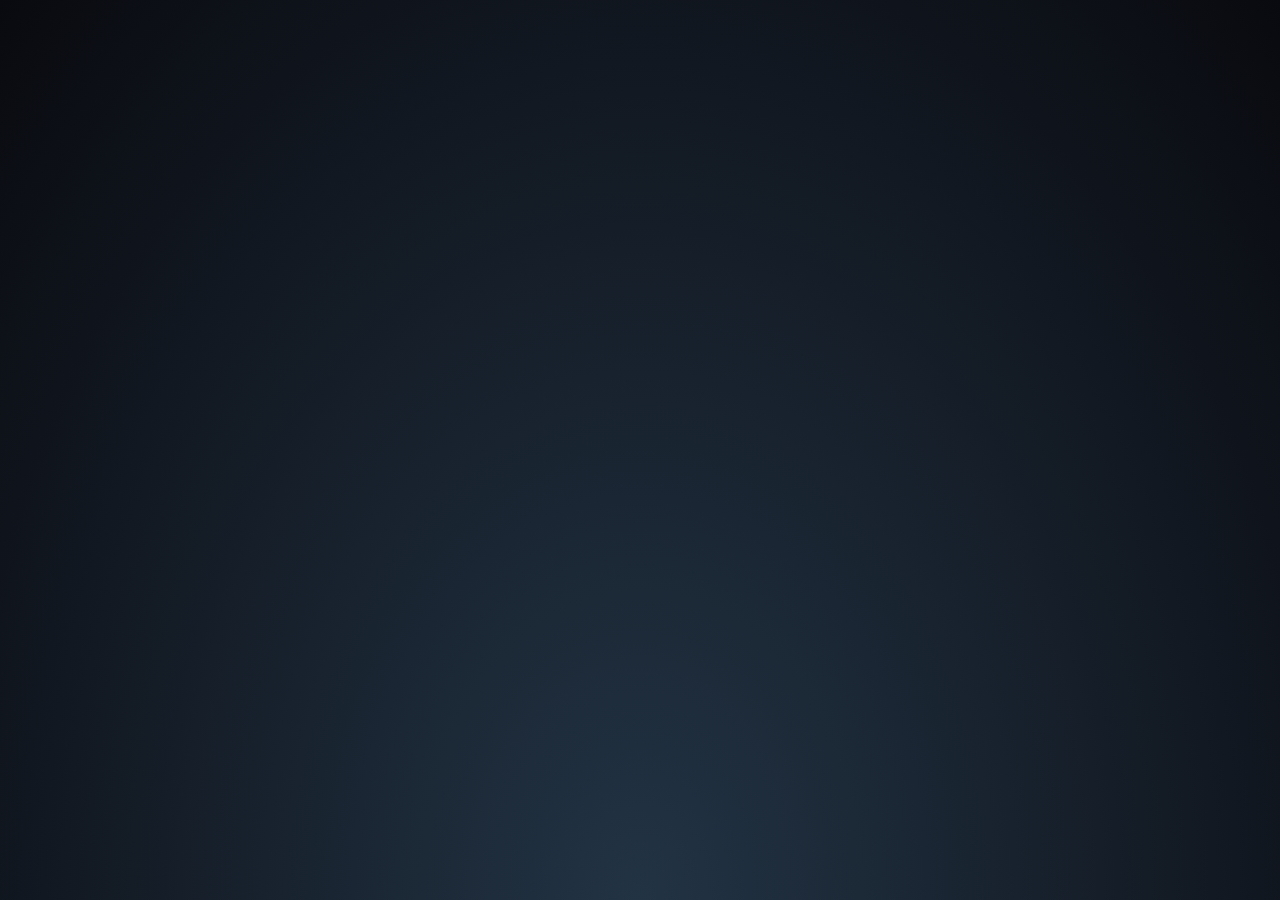
<file: index.html>
<!DOCTYPE html>
<html lang="en">

<head>
  <meta charset="UTF-8">
  <meta name="viewport" content="width=device-width, initial-scale=1.0">
  <title>Alexander Kondratyev | Linktree</title>
  <!-- Favicon -->
  <link rel="icon" href="img/favicon.ico" type="image/x-icon" />
  <!-- Font Awesome icons -->
  <link rel="stylesheet" href="https://use.fontawesome.com/releases/v5.8.1/css/all.css">
  <!-- Core theme CSS -->
  <link rel="stylesheet" href="style.css">
</head>

<body>
  <!-- Parallax Pixel Background Animation -->
  <section class="animated-background">
    <div id="stars1"></div>
    <div id="stars2"></div>
    <div id="stars3"></div>
  </section>
  <!-- End of Parallax Pixel Background Animation -->

  <a id="profilePicture">
    <img src="img/photo.jpg" alt="Profile Picture">
  </a>

  <div id="userName">
    <span style="font-size: 1.42rem">Alexander Kondratyev</span><br />
    <span style="font-weight: 4">Embedded Engineer</span>
  </div>
  
  <div class="contacts">
    <a href="tel:+491723931767" target="_blank">
      <i class="fa fa-phone"></i>
    </a>
    <a href="mailto:alexander.kondratyev.dev@gmail.com" target="_blank">
      <i class="fa fa-envelope"></i>
    </a>
    <a href="https://maps.google.com/?q=Iserlohn, Germany" target="_blank">
      <i class="fa fa-map-marker"></i>
    </a>
  </div>

  <div id="links">
    <a class="link" href="https://t.me/kondratyev_an" target="_blank">
      <i class="fab fa-telegram">&nbsp;</i>Telegram
    </a>
    <a class="link" href="https://www.linkedin.com/in/alexandr-kondratyev-dev" target="_blank">
      <i class="fab fa-linkedin">&nbsp;</i>Linkedin
    </a>
    <a class="link" href="https://github.com/AlexKondratyev" target="_blank">
      <i class="fab fa-github">&nbsp;</i>Github
    </a>
    <a class="link" href="Lebenslauf.pdf" target="_blank">
      <i class="fa fa-file">&nbsp;</i>Lebenslauf
    </a>
  </div>
</body>

</html>
</file>
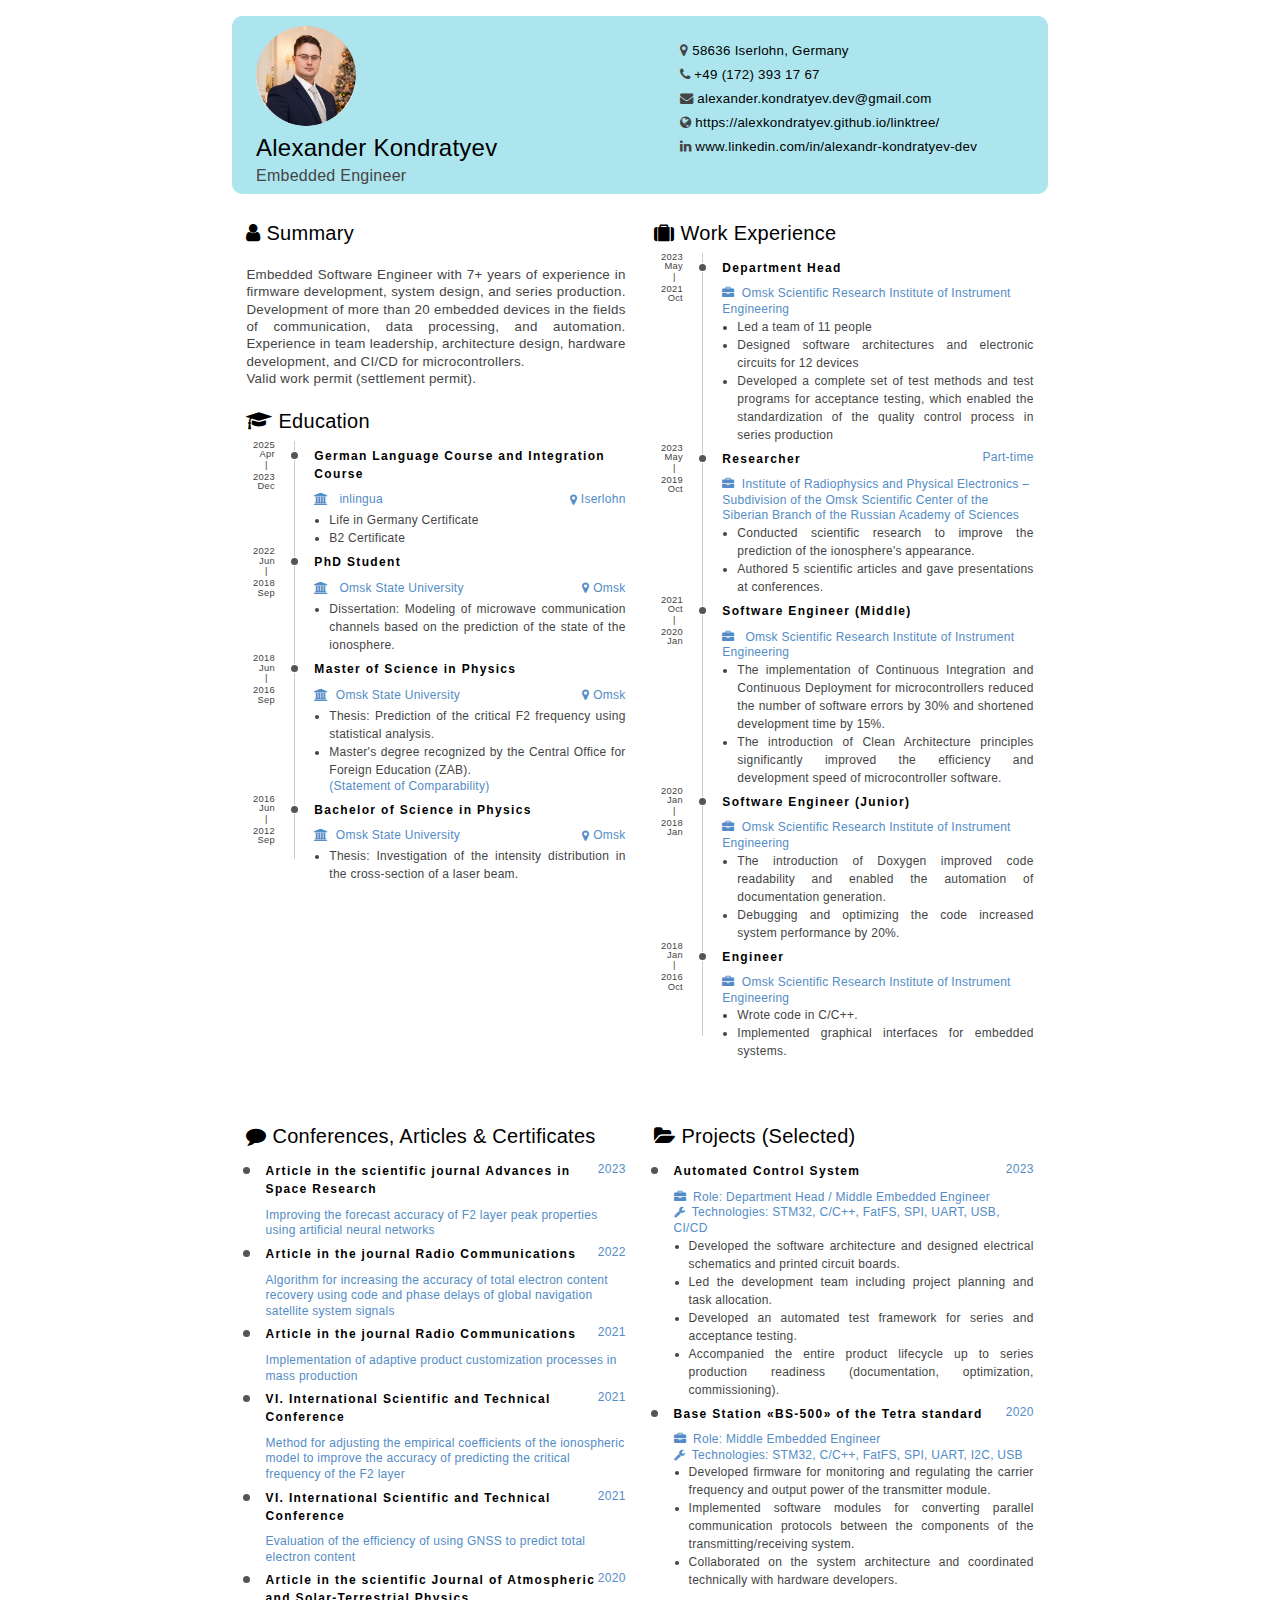
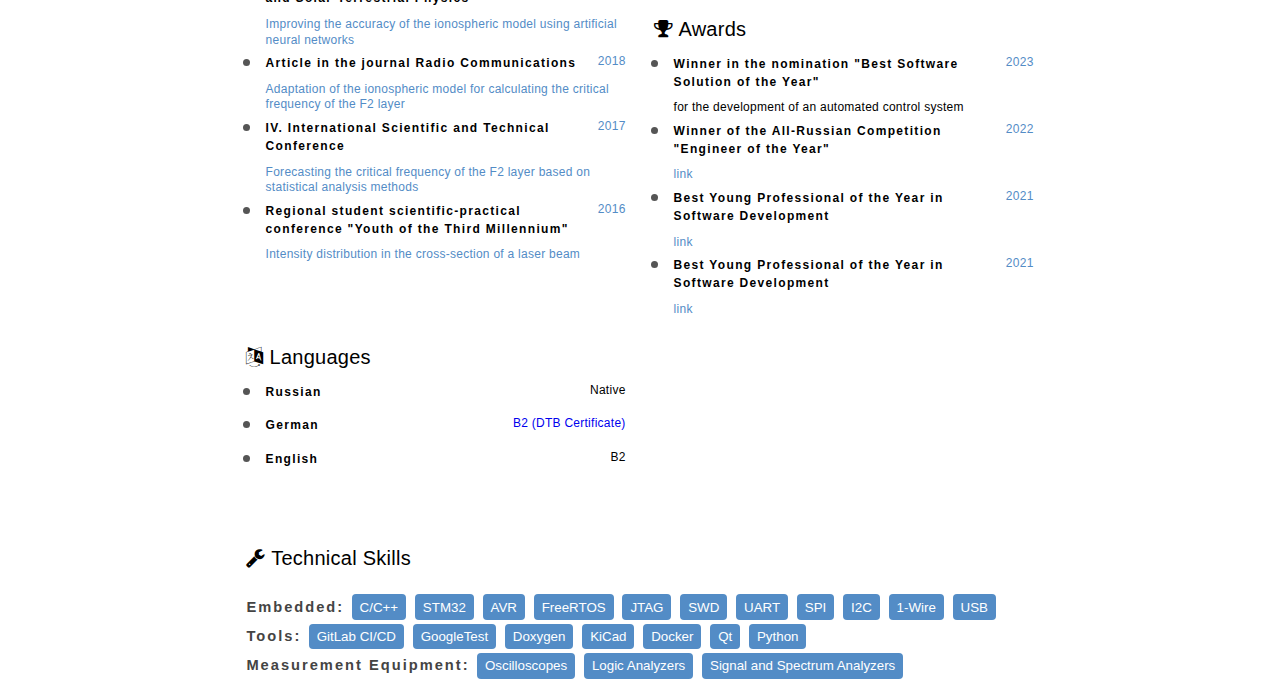
<file: cv eng.html>
<!DOCTYPE html>
<html>

<head>
   <meta charset="utf-8" />
   <title>Curriculum Vitae</title>
   <link rel="icon" type="image/x-icon" href="public/favicon.ico">
   <link rel="stylesheet" type="text/css" href="cv.css" />
   <link rel="stylesheet" href="https://cdnjs.cloudflare.com/ajax/libs/font-awesome/4.7.0/css/font-awesome.min.css">
</head>

<body lang="en">

   <section class="name-description-contact"> <!--Header -->
      <header id="title">
         <img class="photo" src="public/photo.jpg" alt="Alexander Kondratyev">
         <h1>Alexander Kondratyev</h1>
         <span class="subtitle">Embedded Engineer</span>
      </header>
      <div class="contact-details">
         <ul class="no-margin">
            <li><i class="fa fa-map-marker"></i> <a href="https://maps.google.com/?q=Iserlohn%2C%20Deutschland">58636 Iserlohn, Germany</a></li>
            <li><i class="fa fa-phone"></i> <a href="tel:+49 (172) 393 17 67">+49 (172) 393 17 67</a></li>
            <li><i class="fa fa-envelope"></i> <a href="mailto:alexander.kondratyev.dev@gmail.com">alexander.kondratyev.dev@gmail.com</a></li>
            <li><i class="fa fa-globe"></i> <a href="https://alexkondratyev.github.io/linktree/">https://alexkondratyev.github.io/linktree/</a></li>
            <li><i class="fa fa-linkedin"></i> <a href="https://www.linkedin.com/in/alexandr-kondratyev-dev">www.linkedin.com/in/alexandr-kondratyev-dev</a></li>
         </ul>
      </div>
   </section>

   <section class="main"> <!--Summary -->
      <div class="container">
         <h4><i class="fa fa-user"></i> Summary</h4>
         <p class="aboutme">
            Embedded Software Engineer with 7+ years of experience in firmware development, system design, and series production.
            Development of more than 20 embedded devices in the fields of communication, data processing, and automation.
            Experience in team leadership, architecture design, hardware development, and CI/CD for microcontrollers.
            <br>
            Valid work permit (settlement permit).
         </p>
      </div>

      <div class="container"> <!--Education -->
         <h4><i class="fa fa-graduation-cap"></i> Education</h4>
         <section class="project">
            <section class="blocks">
               <div class="date">
                  <span>2025<br>Apr</span>
                  <span>2023<br>Dec</span>
               </div>
               <div class="decorator"></div>
               <div class="details">
                  <header>
                     <h3>German Language Course and Integration Course</h3>
                     <span class="location">Iserlohn</span>
                     <span class="place"><i class="fa fa-university"></i> &nbsp; <a
                           href="https://www.inlingua-iserlohn.de/">inlingua</a> </span>
                  </header>
                  <div>
                     <ul>
                        <li>Life in Germany Certificate</li>
                        <li>B2 Certificate</li>
                     </ul>
                  </div>
               </div>
            </section>
            <section class="blocks">
               <div class="date">
                  <span>2022<br>Jun</span>
                  <span>2018<br>Sep</span>
               </div>
               <div class="decorator"></div>
               <div class="details">
                  <header>
                     <h3>PhD Student</h3>
                     <span class="place"><i class="fa fa-university"></i> &nbsp; <a
                           href="https://omsu.ru/about/structure/general/omp/eng/">Omsk State University</a>
                     </span>
                     <span class="location">Omsk</span>
                  </header>
                  <div>
                     <ul>
                        <li>Dissertation: Modeling of microwave communication channels based on the prediction of the state of the ionosphere.</li>
                     </ul>
                  </div>
               </div>
            </section>
            <section class="blocks">
               <div class="date">
                  <span>2018<br>Jun</span>
                  <span>2016<br>Sep</span>
               </div>
               <div class="decorator"></div>
               <div class="details">
                  <header>
                     <h3>Master of Science in Physics</h3>
                     <span class="place"><i class="fa fa-university"></i> &nbsp;<a
                           href="https://omsu.ru/about/structure/general/omp/eng/">Omsk State
                           University</a></span>
                     <span class="location">Omsk</span>
                  </header>
                  <div>
                     <ul>
                        <li>Thesis: Prediction of the critical F2 frequency using statistical analysis.</li>
                        <li>Master's degree recognized by the Central Office for Foreign Education (ZAB).</li>
                        <a style="text-decoration: none; " href="https://alexkondratyev.github.io/linktree/Zeugnisbewertung.pdf">(Statement of Comparability)</a>
                     </ul>
                  </div>
               </div>
            </section>
            <section class="blocks">
               <div class="date">
                  <span>2016<br>Jun</span>
                  <span>2012<br>Sep</span>
               </div>
               <div class="decorator"></div>
               <div class="details">
                  <header>
                     <h3>Bachelor of Science in Physics</h3>
                     <span class="place"><i class="fa fa-university"></i> &nbsp;<a
                           href="https://omsu.ru/about/structure/general/omp/eng/">Omsk State
                           University</a></span>
                     <span class="location">Omsk</span>
                  </header>
                  <div>
                     <ul>
                        <li>Thesis: Investigation of the intensity distribution in the cross-section of a laser beam.</li>
                     </ul>
                  </div>
               </div>
            </section>
         </section>
      </div>
   </section>

   <section class="main"> <!--Work Experience -->
      <div class="container">
         <h4><i class="fa fa-suitcase"></i> Work Experience</h4>
         <section class="project">

            <section class="blocks"> <!--Department Head -->
               <div class="date">
                  <span>2023<br>May</span>
                  <span>2021<br>Oct</span>
               </div>
               <div class="decorator"></div>
               <div class="details">
                  <header>
                     <h3>Department Head</h3>
                     <span class="place"><i class="fa fa-briefcase"></i> &nbsp;<a href="http://www.oniip.ru/en/">Omsk
                           Scientific Research Institute of Instrument Engineering</a> </span>
                     <!-- <span class="location">Omsk</span> -->
                  </header>
                  <div>
                     <ul>
                        <li>Led a team of 11 people</li>
                        <li>Designed software architectures and electronic circuits for 12 devices</li>
                        <li>Developed a complete set of test methods and test programs for acceptance testing, which enabled the standardization of the quality control process in series production</li>
                     </ul>
                  </div>
               </div>
            </section>

            <section class="blocks"> <!--Researcher -->
               <div class="date">
                  <span>2023<br>May</span>
                  <span>2019<br>Oct</span>
               </div>
               <div class="decorator"></div>
               <div class="details">
                  <header>
                     <span class="year">Part-time</span>
                     <h3>Researcher</h3> 

                     <span class="place"><i class="fa fa-briefcase"></i> &nbsp;<a
                           href="https://www.sbras.ru/en/organization/45116">Institute of Radiophysics and Physical
                           Electronics – Subdivision of the Omsk Scientific Center of the Siberian Branch of the
                           Russian Academy of Sciences</a></span>
                     <!-- <span class="location">Omsk</span> -->
                  </header>
                  <div>
                     <ul>
                        <li>Conducted scientific research to improve the prediction of the ionosphere's appearance.</li>
                        <li>Authored 5 scientific articles and gave presentations at conferences.</li>
                     </ul>
                  </div>
               </div>
            </section>

            <section class="blocks"> <!--Middle -->
               <div class="date">
                  <span>2021<br>Oct</span>
                  <span>2020<br>Jan</span>
               </div>
               <div class="decorator"></div>
               <div class="details">
                  <header>
                     <h3>Software Engineer (Middle)</h3>
                     <span class="place">
                        <i class="fa fa-briefcase"></i> &nbsp;
                        <a href="http://www.oniip.ru/en/">Omsk Scientific Research Institute of
                           Instrument Engineering</a>
                     </span>
                     <!-- <span class="location">Omsk</span> -->
                  </header>
                  <div>
                     <ul>
                        <li>The implementation of Continuous Integration and Continuous Deployment for microcontrollers reduced the number of software errors by 30% and shortened development time by 15%.</li>
                        <li>The introduction of Clean Architecture principles significantly improved the efficiency and development speed of microcontroller software.</li>
                     </ul>
                  </div>
               </div>
            </section>

            <section class="blocks"> <!--Junior -->
               <div class="date">
                  <span>2020<br>Jan</span>
                  <span>2018<br>Jan</span>
               </div>
               <div class="decorator"></div>
               <div class="details">
                  <header>
                     <h3>Software Engineer (Junior)</h3>
                     <span class="place"><i class="fa fa-briefcase"></i> &nbsp;<a href="http://www.oniip.ru/en/">Omsk
                           Scientific Research Institute of Instrument Engineering</a></span>
                     <!-- <span class="location">Omsk</span> -->
                  </header>
                  <div>
                     <ul>
                        <li>The introduction of Doxygen improved code readability and enabled the automation of documentation generation.</li>
                        <li>Debugging and optimizing the code increased system performance by 20%.</li>

                     </ul>
                  </div>
               </div>
            </section>

            <section class="blocks"> <!--Engineer -->
               <div class="date">
                  <span>2018<br>Jan</span>
                  <span>2016<br>Oct</span>
               </div>
               <div class="decorator"></div>
               <div class="details">
                  <header>
                     <h3>Engineer</h3>
                     <span class="place"><i class="fa fa-briefcase"></i> &nbsp;<a href="http://www.oniip.ru/en/">Omsk
                           Scientific Research Institute of Instrument Engineering</a></span>
                     <!-- <span class="location">Omsk</span> -->
                  </header>
                  <div>
                     <ul>
                        <li>Wrote code in C/C++.</li>
                        <li>Implemented graphical interfaces for embedded systems.</li>
                     </ul>
                  </div>
               </div>
            </section>
         </section>
      </div>
   </section>
   <p>&nbsp;</p>
   <section class="main"> <!--Conferences, Articles & Certificates -->
      <div class="container">
         <h4><i class="fa fa-comment"></i> Conferences, Articles & Certificates</h4>
         <section class="project">

            <div class="decorator"></div>
            <div class="details">
               <header>
                  <span class="year">2023</span>
                  <h3>Article in the scientific journal Advances in Space Research</h3>
                  <a href="https://www.sciencedirect.com/science/article/abs/pii/S0273117722010985">
                     Improving the forecast accuracy of F2 layer peak properties using artificial neural
                     networks</a></li>
               </header>
            </div>

            <div class="decorator"></div>
            <div class="details">
               <header>
                  <span class="year">2022</span>
                  <h3>Article in the journal Radio Communications</h3>
                  <a href="https://www.elibrary.ru/item.asp?id=50139277">
                     Algorithm for increasing the accuracy of total electron content recovery using
                     code and phase delays of global navigation satellite system signals</a></li>
               </header>
            </div>

            <div class="decorator"></div>
            <div class="details">
               <header>
                  <span class="year">2021</span>
                  <h3>Article in the journal Radio Communications</h3>
                  <a href="https://www.elibrary.ru/item.asp?id=47483434">
                     Implementation of adaptive product customization processes in mass production</a></li>
               </header>
            </div>

            <div class="decorator"></div>
            <div class="details">
               <header>
                  <span class="year">2021</span>
                  <h3>VI. International Scientific and Technical Conference</h3>
                  <a href="https://www.elibrary.ru/item.asp?id=47209144">
                     Method for adjusting the empirical coefficients of the ionospheric model to improve the
                     accuracy of predicting the critical frequency of the F2 layer</a></li>
               </header>
            </div>

            <div class="decorator"></div>
            <div class="details">
               <header>
                  <span class="year">2021</span>
                  <h3>VI. International Scientific and Technical Conference</h3>
                  <a href="https://www.elibrary.ru/item.asp?id=47209145">
                     Evaluation of the efficiency of using GNSS to predict total electron content</a></li>
               </header>
            </div>

            <div class="decorator"></div>
            <div class="details">
               <header>
                  <span class="year">2020</span>
                  <h3>Article in the scientific Journal of Atmospheric and Solar-Terrestrial Physics</h3>
                  <a href="https://www.elibrary.ru/item.asp?id=45222721">
                     Improving the accuracy of the ionospheric model using artificial neural networks</a></li>
               </header>
            </div>

            <div class="decorator"></div>
            <div class="details">
               <header>
                  <span class="year">2018</span>
                  <h3>Article in the journal Radio Communications</h3>
                  <a href="https://www.elibrary.ru/item.asp?id=35544995">
                     Adaptation of the ionospheric model for calculating the critical frequency of the F2 layer</a></li>
               </header>
            </div>

            <div class="decorator"></div>
            <div class="details">
               <header>
                  <span class="year">2017</span>
                  <h3>IV. International Scientific and Technical Conference</h3>
                  <a href="https://www.elibrary.ru/item.asp?id=36484965">
                     Forecasting the critical frequency of the F2 layer based on statistical
                     analysis methods</a></li>
               </header>
            </div>

            <div class="decorator"></div>
            <div class="details">
               <header>
                  <span class="year">2016</span>
                  <h3>Regional student scientific-practical conference "Youth of the Third Millennium"
                  </h3>
                  <a href="https://www.elibrary.ru/item.asp?id=27564616">
                     Intensity distribution in the cross-section of a laser beam</a></li>
               </header>
            </div>

         </section>
      </div>
   </section>

   <section class="main"> <!--Projects (Selected) -->
      <div class="container">
         <h4><i class="fa fa-folder-open"></i> Projects (Selected)</h4>
         <section class="project">
            <div class="decorator"></div>
            <div class="details">
               <header>
                  <span class="year">2023</span>
                  <a href="https://www.oniip.ru/product/365/"><h3>Automated Control System</h3></a>
                  <span class="place">
                     <i class="fa fa-briefcase"></i>&nbsp;
                     Role: Department Head / Middle Embedded Engineer
                  </span>
                  <span class="place">
                     <i class="fa fa-wrench"></i>&nbsp;
                     Technologies: STM32, C/C++, FatFS, SPI, UART, USB, CI/CD
                  </span>
               </header>
                  <div>
                     <ul>
                        <li>Developed the software architecture and designed electrical schematics and printed circuit boards.</li>
                        <li>Led the development team including project planning and task allocation.</li>
                        <li>Developed an automated test framework for series and acceptance testing.</li>
                        <li>Accompanied the entire product lifecycle up to series production readiness (documentation, optimization, commissioning).</li>
                     </ul>
                  </div>
            </div>          
            <div class="decorator"></div>
            <div class="details">
               <header>
                  <span class="year">2020</span>
                  <a href="https://www.oniip.ru/en/produkcia/detail.php?SECTION_ID=148&ELEMENT_ID=1266"><h3>Base Station «BS-500» of the Tetra standard</h3></a>
                  <span class="place">
                     <i class="fa fa-briefcase"></i>&nbsp;
                     Role: Middle Embedded Engineer
                  </span>
                  <span class="place">
                     <i class="fa fa-wrench"></i>&nbsp;
                     Technologies: STM32, C/C++, FatFS, SPI, UART, I2C, USB
                  </span>
               </header>
                  <div>
                     <ul>
                        <li>Developed firmware for monitoring and regulating the carrier frequency and output power of the transmitter module.</li>
                        <li>Implemented software modules for converting parallel communication protocols between the components of the transmitting/receiving system.</li>
                        <li>Collaborated on the system architecture and coordinated technically with hardware developers.</li>
                     </ul>
                  </div>
            </div>
         </section>
      </div>
   </section>

   <section class="main"> <!--Awards -->
      <div class="container">
         <h4><i class="fa fa-trophy"></i> Awards</h4>
         <section class="project">

            <div class="decorator"></div>
            <div class="details">
               <header>
                  <span class="year">2023</span>
                  <h3>Winner in the nomination "Best Software Solution of the Year"</h3>
                  for the development of an automated control system
               </header>
            </div>

            <div class="decorator"></div>
            <div class="details">
               <header>
                  <span class="year">2022</span>
                  <h3>Winner of the All-Russian Competition "Engineer of the Year"</h3>
                  <a href="https://rusea.info/eoaywinners/16556">link</a></li>
               </header>
            </div>

            <div class="decorator"></div>
            <div class="details">
               <header>
                  <span class="year">2021</span>
                  <h3>Best Young Professional of the Year in Software Development</h3>
                  <a href="http://www.oniip.ru/predpriyatie/novosti/2849/?sphrase_id=31648">link</a></li>
               </header>
            </div>

            <div class="decorator"></div>
            <div class="details">
               <header>
                  <span class="year">2021</span>
                  <h3>Best Young Professional of the Year in Software Development</h3>
                  <a href="http://www.oniip.ru/predpriyatie/novosti/1553/?sphrase_id=31648">link</a></li>
               </header>
            </div>

         </section>
      </div>
   </section>

   <section class="main"> <!--Languages -->
      <div class="container">
         <h4><i class="fa fa-language"></i> Languages</h4>

         <div class="decorator"></div>
         <div class="details">
            <header>
               <span style="float: right;">Native</span>
               <h3>Russian</h3>
            </header>
         </div>

         <div class="decorator"></div>
         <div class="details">
            <header>
               <span style="float: right; ">
                  <a style="text-decoration: none; " href="https://alexkondratyev.github.io/linktree/DTB_B2.pdf">
                     B2 (DTB Certificate)
                  </a>
               </span>
               <h3>German</h3>
            </header>
         </div>

         <div class="decorator"></div>
         <div class="details">
            <header>
               <span style="float: right;">B2</span>
               <h3>English</h3>
            </header>
         </div>

      </div>
   </section>

   <p>&nbsp;</p>
   <p>&nbsp;</p>
   <p>&nbsp;</p>
   <p>&nbsp;</p>
   <p>&nbsp;</p>
   <p>&nbsp;</p>

   <section class="main-width">
      <div class="container">
         <h4><i class="fa fa-wrench"></i> Technical Skills</h4>
         <div class="container tech-skill">
            <ul class="no-margin">
               <li>
                  Embedded:
                  <button>C/C++</button>
                  <button>STM32</button>
                  <button>AVR</button>
                  <button>FreeRTOS</button>
                  <button>JTAG</button>
                  <button>SWD</button>
                  
                  <button>UART</button>
                  <button>SPI</button>
                  <button>I2C</button>
                  <button>1-Wire</button>
                  <button>USB</button>
               </li>
               <li>
                  Tools:
                  <button>GitLab CI/CD</button>
                  <button>GoogleTest</button>
                  <button>Doxygen</button>
                  <button>KiCad</button>
                  <button>Docker</button>
                  <button>Qt</button>
                  <button>Python</button>
               </li>
               <li>
                  Measurement Equipment:
                  <button>Oscilloscopes</button>
                  <button>Logic Analyzers</button>
                  <button>Signal and Spectrum Analyzers</button>
               </li>
            </ul>
         </div>
      </div>
   </section>

</body>

</html>
</file>
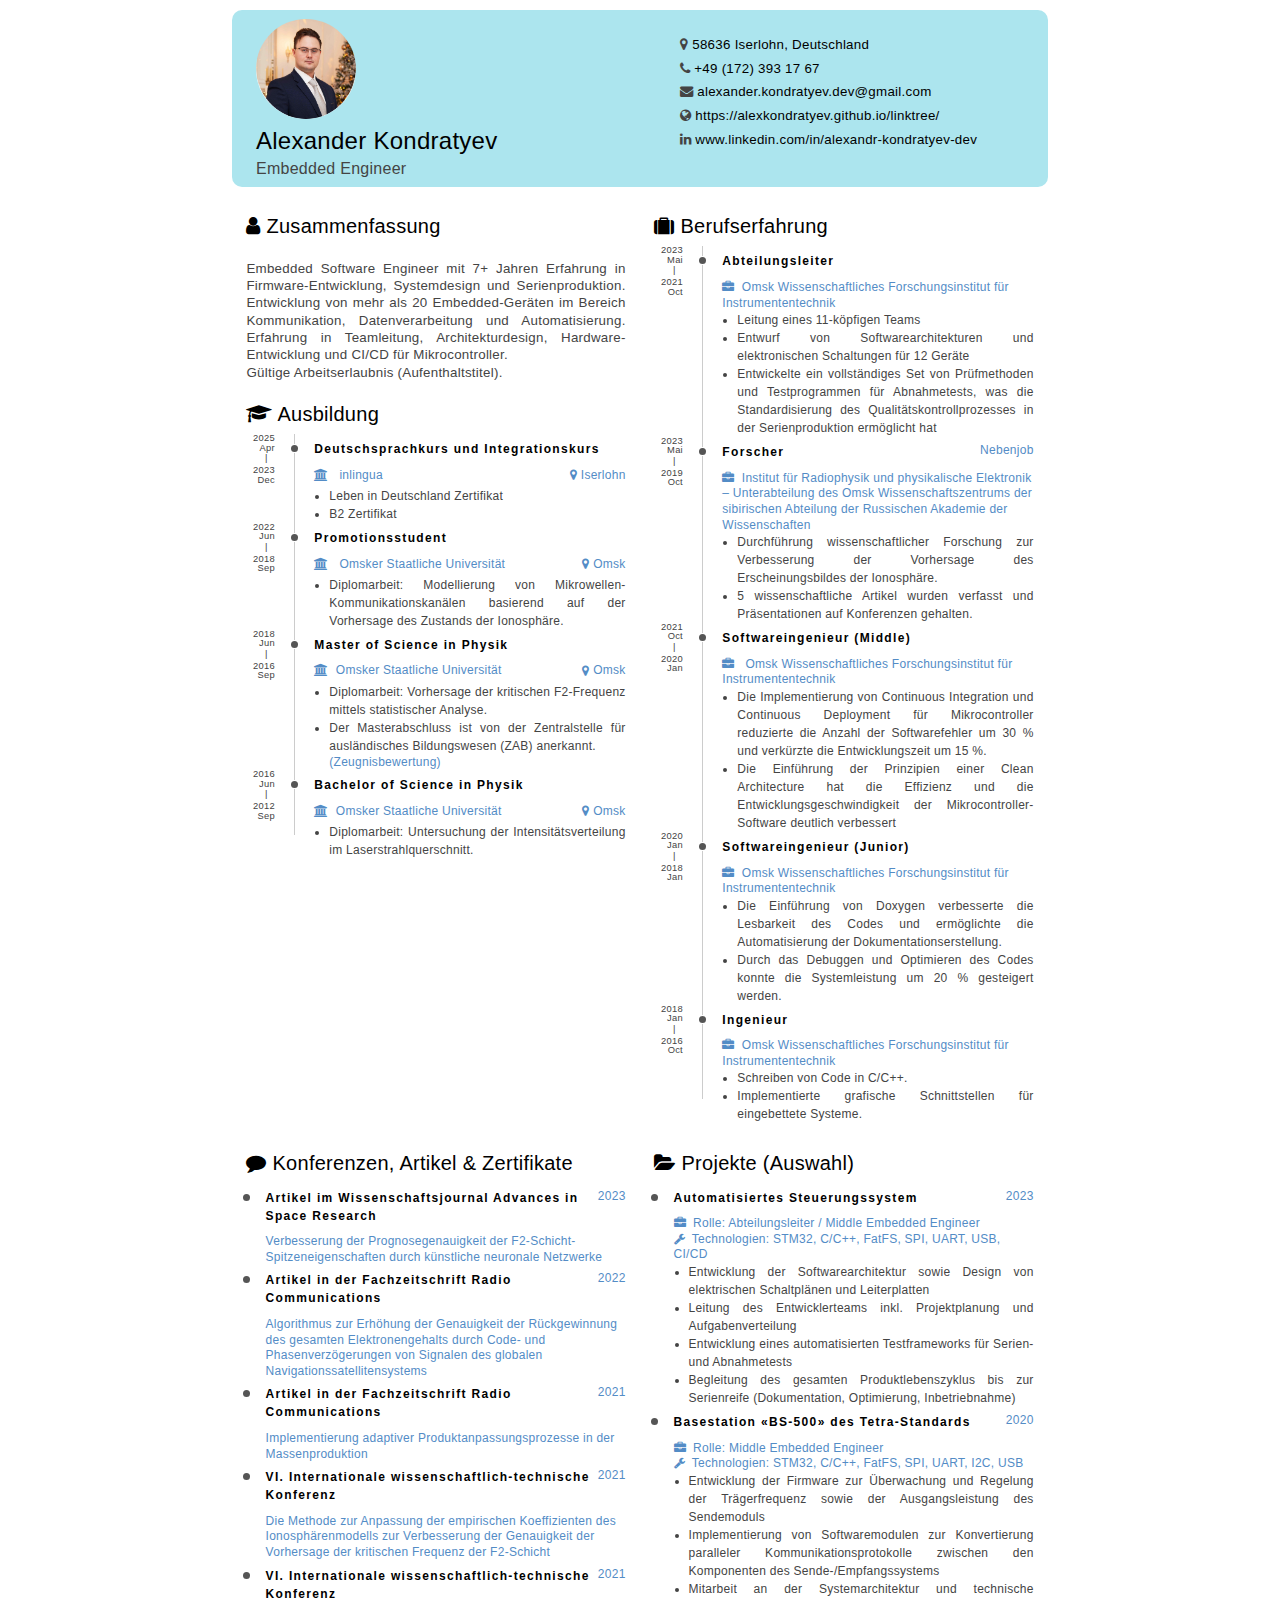
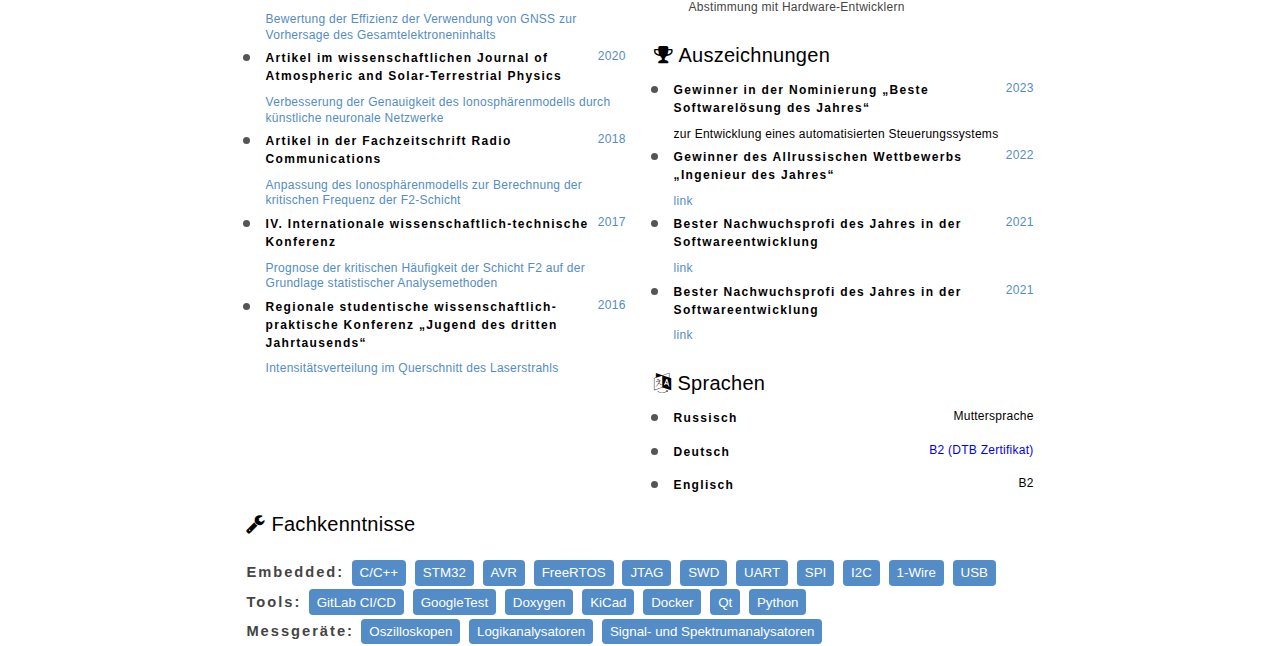
<file: cv.html>
<!DOCTYPE html>
<html>

<head>
   <meta charset="utf-8" />
   <title>Lebenslauf</title>
   <link rel="icon" type="image/x-icon" href="public/favicon.ico">
   <link rel="stylesheet" type="text/css" href="cv.css" />
   <link rel="stylesheet" href="https://cdnjs.cloudflare.com/ajax/libs/font-awesome/4.7.0/css/font-awesome.min.css">
</head>

<body lang="de">

   <section class="name-description-contact"> <!--Header -->
      <header id="title">
         <img class="photo" src="public/photo.jpg" alt="Alexander Kondratyev">
         <h1>Alexander Kondratyev</h1>
         <span class="subtitle">Embedded Engineer</span>
      </header>
      <div class="contact-details">
         <ul class="no-margin">
            <li><i class="fa fa-map-marker"></i> <a href="https://maps.google.com/?q=Iserlohn%2C%20Deutschland">58636 Iserlohn, Deutschland</a></li>
            <li><i class="fa fa-phone"></i> <a href="tel:+49 (172) 393 17 67">+49 (172) 393 17 67</a></li>
            <li><i class="fa fa-envelope"></i> <a href="mailto:alexander.kondratyev.dev@gmail.com">alexander.kondratyev.dev@gmail.com</a></li>
            <li><i class="fa fa-globe"></i> <a href="https://alexkondratyev.github.io/linktree/">https://alexkondratyev.github.io/linktree/</a></li>
            <li><i class="fa fa-linkedin"></i> <a href="https://www.linkedin.com/in/alexandr-kondratyev-dev">www.linkedin.com/in/alexandr-kondratyev-dev</a></li>
         </ul>
      </div>
   </section>

   <section class="main"> <!--Zusammenfassung -->
      <div class="container">
         <h4><i class="fa fa-user"></i> Zusammenfassung</h4>
         <p class="aboutme">
            Embedded Software Engineer mit 7+ Jahren Erfahrung in Firmware-Entwicklung, Systemdesign und Serienproduktion.
            Entwicklung von mehr als 20 Embedded-Geräten im Bereich Kommunikation, Datenverarbeitung und Automatisierung.
            Erfahrung in Teamleitung, Architekturdesign, Hardware-Entwicklung und CI/CD für Mikrocontroller.
            <br>
            Gültige Arbeitserlaubnis (Aufenthaltstitel).
         </p>
      </div>

      <div class="container"> <!--Ausbildung -->
         <h4><i class="fa fa-graduation-cap"></i> Ausbildung</h4>
         <section class="project">
            <section class="blocks">
               <div class="date">
                  <span>2025<br>Apr</span>
                  <span>2023<br>Dec</span>
               </div>
               <div class="decorator"></div>
               <div class="details">
                  <header>
                     <h3>Deutschsprachkurs und Integrationskurs</h3>
                     <span class="location">Iserlohn</span>
                     <span class="place"><i class="fa fa-university"></i> &nbsp; <a
                           href="https://www.inlingua-iserlohn.de/">inlingua</a> </span>
                  </header>
                  <div>
                     <ul>
                        <li>Leben in Deutschland Zertifikat</li>
                        <li>B2 Zertifikat</li>
                     </ul>
                  </div>
               </div>
            </section>
            <section class="blocks">
               <div class="date">
                  <span>2022<br>Jun</span>
                  <span>2018<br>Sep</span>
               </div>
               <div class="decorator"></div>
               <div class="details">
                  <header>
                     <h3>Promotionsstudent</h3>
                     <span class="place"><i class="fa fa-university"></i> &nbsp; <a
                           href="https://omsu.ru/about/structure/general/omp/eng/">Omsker Staatliche Universität</a>
                     </span>
                     <span class="location">Omsk</span>
                  </header>
                  <div>
                     <ul>
                        <li>Diplomarbeit: Modellierung von Mikrowellen-Kommunikationskanälen basierend auf der
                           Vorhersage des Zustands der Ionosphäre.</li>
                     </ul>
                  </div>
               </div>
            </section>
            <section class="blocks">
               <div class="date">
                  <span>2018<br>Jun</span>
                  <span>2016<br>Sep</span>
               </div>
               <div class="decorator"></div>
               <div class="details">
                  <header>
                     <h3>Master of Science in Physik</h3>
                     <span class="place"><i class="fa fa-university"></i> &nbsp;<a
                           href="https://omsu.ru/about/structure/general/omp/eng/">Omsker Staatliche
                           Universität</a></span>
                     <span class="location">Omsk</span>
                  </header>
                  <div>
                     <ul>
                        <li>Diplomarbeit: Vorhersage der kritischen F2-Frequenz mittels statistischer Analyse.</li>
                        <li>Der Masterabschluss ist von der Zentralstelle für ausländisches Bildungswesen (ZAB) anerkannt.</li>
                        <a style="text-decoration: none; " href="https://alexkondratyev.github.io/linktree/Zeugnisbewertung.pdf">(Zeugnisbewertung)</a>
                     </ul>
                  </div>
               </div>
            </section>
            <section class="blocks">
               <div class="date">
                  <span>2016<br>Jun</span>
                  <span>2012<br>Sep</span>
               </div>
               <div class="decorator"></div>
               <div class="details">
                  <header>
                     <h3>Bachelor of Science in Physik</h3>
                     <span class="place"><i class="fa fa-university"></i> &nbsp;<a
                           href="https://omsu.ru/about/structure/general/omp/eng/">Omsker Staatliche
                           Universität</a></span>
                     <span class="location">Omsk</span>
                  </header>
                  <div>
                     <ul>
                        <li>Diplomarbeit: Untersuchung der Intensitätsverteilung im Laserstrahlquerschnitt.</li>
                     </ul>
                  </div>
               </div>
            </section>
         </section>
      </div>
   </section>

   <section class="main"> <!--Berufserfahrung -->
      <div class="container">
         <h4><i class="fa fa-suitcase"></i> Berufserfahrung</h4>
         <section class="project">

            <section class="blocks"> <!--Abteilungsleiter -->
               <div class="date">
                  <span>2023<br>Mai</span>
                  <span>2021<br>Oct</span>
               </div>
               <div class="decorator"></div>
               <div class="details">
                  <header>
                     <h3>Abteilungsleiter</h3>
                     <span class="place"><i class="fa fa-briefcase"></i> &nbsp;<a href="http://www.oniip.ru/en/">Omsk
                           Wissenschaftliches Forschungsinstitut für Instrumententechnik</a> </span>
                     <!-- <span class="location">Omsk</span> -->
                  </header>
                  <div>
                     <ul>
                        <li>Leitung eines 11-köpfigen Teams</li>
                        <li>Entwurf von Softwarearchitekturen und elektronischen Schaltungen für 12 Geräte</li>
                        <li>Entwickelte ein vollständiges Set von Prüfmethoden und Testprogrammen für Abnahmetests, was die Standardisierung des Qualitätskontrollprozesses in der Serienproduktion ermöglicht hat</li>
                     </ul>
                  </div>
               </div>
            </section>

            <section class="blocks"> <!--Forscher -->
               <div class="date">
                  <span>2023<br>Mai</span>
                  <span>2019<br>Oct</span>
               </div>
               <div class="decorator"></div>
               <div class="details">
                  <header>
                     <span class="year">Nebenjob</span>
                     <h3>Forscher</h3> 

                     <span class="place"><i class="fa fa-briefcase"></i> &nbsp;<a
                           href="https://www.sbras.ru/en/organization/45116">Institut für Radiophysik und physikalische
                           Elektronik – Unterabteilung des Omsk Wissenschaftszentrums der sibirischen Abteilung der
                           Russischen Akademie der Wissenschaften</a></span>
                     <!-- <span class="location">Omsk</span> -->
                  </header>
                  <div>
                     <ul>
                        <li>Durchführung wissenschaftlicher Forschung zur Verbesserung der Vorhersage des Erscheinungsbildes der Ionosphäre.</li>
                        <li>5 wissenschaftliche Artikel wurden verfasst und Präsentationen auf Konferenzen gehalten.</li>
                     </ul>
                  </div>
               </div>
            </section>

            <section class="blocks"> <!--Middle -->
               <div class="date">
                  <span>2021<br>Oct</span>
                  <span>2020<br>Jan</span>
               </div>
               <div class="decorator"></div>
               <div class="details">
                  <header>
                     <h3>Softwareingenieur (Middle)</h3>
                     <span class="place">
                        <i class="fa fa-briefcase"></i> &nbsp;
                        <a href="http://www.oniip.ru/en/">Omsk Wissenschaftliches Forschungsinstitut für
                           Instrumententechnik</a>
                     </span>
                     <!-- <span class="location">Omsk</span> -->
                  </header>
                  <div>
                     <ul>
                        <li>Die Implementierung von Continuous Integration und Continuous Deployment für Mikrocontroller reduzierte die Anzahl der Softwarefehler um 30 % und verkürzte die Entwicklungszeit um 15 %.</li>
                        <li>Die Einführung der Prinzipien einer Clean Architecture hat die Effizienz und die Entwicklungsgeschwindigkeit der Mikrocontroller-Software deutlich verbessert</li>
                     </ul>
                  </div>
               </div>
            </section>

            <section class="blocks"> <!--Junior -->
               <div class="date">
                  <span>2020<br>Jan</span>
                  <span>2018<br>Jan</span>
               </div>
               <div class="decorator"></div>
               <div class="details">
                  <header>
                     <h3>Softwareingenieur (Junior)</h3>
                     <span class="place"><i class="fa fa-briefcase"></i> &nbsp;<a href="http://www.oniip.ru/en/">Omsk
                           Wissenschaftliches Forschungsinstitut für Instrumententechnik</a></span>
                     <!-- <span class="location">Omsk</span> -->
                  </header>
                  <div>
                     <ul>
                        <li>Die Einführung von Doxygen verbesserte die Lesbarkeit des Codes und ermöglichte die Automatisierung der Dokumentationserstellung.</li>
                        <li>Durch das Debuggen und Optimieren des Codes konnte die Systemleistung um 20 % gesteigert werden.</li>

                     </ul>
                  </div>
               </div>
            </section>

            <section class="blocks"> <!--Ingenieur -->
               <div class="date">
                  <span>2018<br>Jan</span>
                  <span>2016<br>Oct</span>
               </div>
               <div class="decorator"></div>
               <div class="details">
                  <header>
                     <h3>Ingenieur</h3>
                     <span class="place"><i class="fa fa-briefcase"></i> &nbsp;<a href="http://www.oniip.ru/en/">Omsk
                           Wissenschaftliches Forschungsinstitut für Instrumententechnik</a></span>
                     <!-- <span class="location">Omsk</span> -->
                  </header>
                  <div>
                     <ul>
                        <li>Schreiben von Code in C/C++.</li>
                        <li>Implementierte grafische Schnittstellen für eingebettete Systeme.</li>
                     </ul>
                  </div>
               </div>
            </section>
         </section>
      </div>
   </section>

   <section class="main"> <!--Konferenzen, Artikel & Zertifikate -->
      <div class="container">
         <h4><i class="fa fa-comment"></i> Konferenzen, Artikel & Zertifikate</h4>
         <section class="project">

            <div class="decorator"></div>
            <div class="details">
               <header>
                  <span class="year">2023</span>
                  <h3>Artikel im Wissenschaftsjournal Advances in Space Research</h3>
                  <a href="https://www.sciencedirect.com/science/article/abs/pii/S0273117722010985">
                     Verbesserung der Prognosegenauigkeit der F2-Schicht-Spitzeneigenschaften durch künstliche neuronale
                     Netzwerke</a></li>
               </header>
            </div>

            <div class="decorator"></div>
            <div class="details">
               <header>
                  <span class="year">2022</span>
                  <h3>Artikel in der Fachzeitschrift Radio Communications</h3>
                  <a href="https://www.elibrary.ru/item.asp?id=50139277">
                     Algorithmus zur Erhöhung der Genauigkeit der Rückgewinnung des gesamten Elektronengehalts durch
                     Code- und Phasenverzögerungen von Signalen des globalen Navigationssatellitensystems</a></li>
               </header>
            </div>

            <div class="decorator"></div>
            <div class="details">
               <header>
                  <span class="year">2021</span>
                  <h3>Artikel in der Fachzeitschrift Radio Communications</h3>
                  <a href="https://www.elibrary.ru/item.asp?id=47483434">
                     Implementierung adaptiver Produktanpassungsprozesse in der Massenproduktion</a></li>
               </header>
            </div>

            <div class="decorator"></div>
            <div class="details">
               <header>
                  <span class="year">2021</span>
                  <h3>VI. Internationale wissenschaftlich-technische Konferenz</h3>
                  <a href="https://www.elibrary.ru/item.asp?id=47209144">
                     Die Methode zur Anpassung der empirischen Koeffizienten des Ionosphärenmodells zur Verbesserung der
                     Genauigkeit der Vorhersage der kritischen Frequenz der F2-Schicht</a></li>
               </header>
            </div>

            <div class="decorator"></div>
            <div class="details">
               <header>
                  <span class="year">2021</span>
                  <h3>VI. Internationale wissenschaftlich-technische Konferenz</h3>
                  <a href="https://www.elibrary.ru/item.asp?id=47209145">
                     Bewertung der Effizienz der Verwendung von GNSS zur Vorhersage des Gesamtelektroneninhalts</a></li>
               </header>
            </div>

            <div class="decorator"></div>
            <div class="details">
               <header>
                  <span class="year">2020</span>
                  <h3>Artikel im wissenschaftlichen Journal of Atmospheric and Solar-Terrestrial Physics</h3>
                  <a href="https://www.elibrary.ru/item.asp?id=45222721">
                     Verbesserung der Genauigkeit des Ionosphärenmodells durch künstliche neuronale Netzwerke</a></li>
               </header>
            </div>

            <div class="decorator"></div>
            <div class="details">
               <header>
                  <span class="year">2018</span>
                  <h3>Artikel in der Fachzeitschrift Radio Communications</h3>
                  <a href="https://www.elibrary.ru/item.asp?id=35544995">
                     Anpassung des Ionosphärenmodells zur Berechnung der kritischen Frequenz der F2-Schicht</a></li>
               </header>
            </div>

            <div class="decorator"></div>
            <div class="details">
               <header>
                  <span class="year">2017</span>
                  <h3>IV. Internationale wissenschaftlich-technische Konferenz</h3>
                  <a href="https://www.elibrary.ru/item.asp?id=36484965">
                     Prognose der kritischen Häufigkeit der Schicht F2 auf der Grundlage statistischer
                     Analysemethoden</a></li>
               </header>
            </div>

            <div class="decorator"></div>
            <div class="details">
               <header>
                  <span class="year">2016</span>
                  <h3>Regionale studentische wissenschaftlich-praktische Konferenz „Jugend des dritten Jahrtausends“
                  </h3>
                  <a href="https://www.elibrary.ru/item.asp?id=27564616">
                     Intensitätsverteilung im Querschnitt des Laserstrahls</a></li>
               </header>
            </div>

         </section>
      </div>
   </section>

   <section class="main"> <!--Projekte -->
      <div class="container">
         <h4><i class="fa fa-folder-open"></i> Projekte (Auswahl)</h4>
         <section class="project">
            <div class="decorator"></div>
            <div class="details">
               <header>
                  <span class="year">2023</span>
                  <a href="https://www.oniip.ru/product/365/"><h3>Automatisiertes Steuerungssystem</h3></a>
                  <span class="place">
                     <i class="fa fa-briefcase"></i>&nbsp;
                     Rolle: Abteilungsleiter / Middle Embedded Engineer
                  </span>
                  <span class="place">
                     <i class="fa fa-wrench"></i>&nbsp;
                     Technologien: STM32, С/C++, FatFS, SPI, UART, USB, CI/CD
                  </span>
               </header>
                  <div>
                     <ul>
                        <li>Entwicklung der Softwarearchitektur sowie Design von elektrischen Schaltplänen und  Leiterplatten</li>
                        <li>Leitung des Entwicklerteams inkl. Projektplanung und Aufgabenverteilung</li>
                        <li>Entwicklung eines automatisierten Testframeworks für Serien- und Abnahmetests</li>
                        <li>Begleitung des gesamten Produktlebenszyklus bis zur Serienreife (Dokumentation, Optimierung, Inbetriebnahme)</li>
                     </ul>
                  </div>
            </div>          
            <div class="decorator"></div>
            <div class="details">
               <header>
                  <span class="year">2020</span>
                  <a href="https://www.oniip.ru/en/produkcia/detail.php?SECTION_ID=148&ELEMENT_ID=1266"><h3>Basestation «BS-500» des Tetra-Standards</h3></a>
                  <span class="place">
                     <i class="fa fa-briefcase"></i>&nbsp;
                     Rolle: Middle Embedded Engineer
                  </span>
                  <span class="place">
                     <i class="fa fa-wrench"></i>&nbsp;
                     Technologien: STM32, С/C++, FatFS, SPI, UART, I2C, USB
                  </span>
               </header>
                  <div>
                     <ul>
                        <li>Entwicklung der Firmware zur Überwachung und Regelung der Trägerfrequenz sowie der Ausgangsleistung des Sendemoduls</li>
                        <li>Implementierung von Softwaremodulen zur Konvertierung paralleler Kommunikationsprotokolle zwischen den Komponenten des Sende-/Empfangssystems</li>
                        <li>Mitarbeit an der Systemarchitektur und technische Abstimmung mit Hardware-Entwicklern</li>
                     </ul>
                  </div>
            </div>
         </section>
      </div>
   </section>

   <section class="main"> <!--Auszeichnungen -->
      <div class="container">
         <h4><i class="fa fa-trophy"></i> Auszeichnungen</h4>
         <section class="project">

            <div class="decorator"></div>
            <div class="details">
               <header>
                  <span class="year">2023</span>
                  <h3>Gewinner in der Nominierung „Beste Softwarelösung des Jahres“</h3>
                  zur Entwicklung eines automatisierten Steuerungssystems
               </header>
            </div>

            <div class="decorator"></div>
            <div class="details">
               <header>
                  <span class="year">2022</span>
                  <h3>Gewinner des Allrussischen Wettbewerbs „Ingenieur des Jahres“</h3>
                  <a href="https://rusea.info/eoaywinners/16556">link</a></li>
               </header>
            </div>

            <div class="decorator"></div>
            <div class="details">
               <header>
                  <span class="year">2021</span>
                  <h3>Bester Nachwuchsprofi des Jahres in der Softwareentwicklung</h3>
                  <a href="http://www.oniip.ru/predpriyatie/novosti/2849/?sphrase_id=31648">link</a></li>
               </header>
            </div>

            <div class="decorator"></div>
            <div class="details">
               <header>
                  <span class="year">2021</span>
                  <h3>Bester Nachwuchsprofi des Jahres in der Softwareentwicklung</h3>
                  <a href="http://www.oniip.ru/predpriyatie/novosti/1553/?sphrase_id=31648">link</a></li>
               </header>
            </div>

         </section>
      </div>
   </section>

   <section class="main"> <!--Sprachen -->
      <div class="container">
         <h4><i class="fa fa-language"></i> Sprachen</h4>

         <div class="decorator"></div>
         <div class="details">
            <header>
               <span style="float: right;">Muttersprache</span>
               <h3>Russisch</h3>
            </header>
         </div>

         <div class="decorator"></div>
         <div class="details">
            <header>
               <span style="float: right; ">
                  <a style="text-decoration: none; " href="https://alexkondratyev.github.io/linktree/DTB_B2.pdf">
                     B2 (DTB Zertifikat)
                  </a>
               </span>
               <h3>Deutsch</h3>
            </header>
         </div>

         <div class="decorator"></div>
         <div class="details">
            <header>
               <span style="float: right;">B2</span>
               <h3>Englisch</h3>
            </header>
         </div>

      </div>
   </section>

   <section class="main-width"> <!--Fachkenntnisse -->
      <div class="container">
         <h4><i class="fa fa-wrench"></i> Fachkenntnisse</h4>
         <div class="container tech-skill">
            <ul class="no-margin">
               <li>
                  Embedded:
                  <button>C/C++</button>
                  <button>STM32</button>
                  <button>AVR</button>
                  <button>FreeRTOS</button>
                  <button>JTAG</button>
                  <button>SWD</button>
                  
                  <button>UART</button>
                  <button>SPI</button>
                  <button>I2C</button>
                  <button>1-Wire</button>
                  <button>USB</button>
               </li>
               <li>
                  Tools:
                  <button>GitLab CI/CD</button>
                  <button>GoogleTest</button>
                  <button>Doxygen</button>
                  <button>KiCad</button>
                  <button>Docker</button>
                  <button>Qt</button>
                  <button>Python</button>
               </li>
               <li>
                  Messgeräte:
                  <button>Oszilloskopen</button>
                  <button>Logikanalysatoren</button>
                  <button>Signal- und Spektrumanalysatoren</button>
               </li>
            </ul>
         </div>
      </div>
   </section>

</body>

</html>
</file>
<file: style.css>
@import url('https://fonts.googleapis.com/css?family=Karla:400,700&display=swap');

:root {
    --bgColor: #223344;
    --bgColor2: #090a0f;
    --accentColor: #FFF;
    --font: 'Karla', sans-serif;
    --delay: .3s;
}

body {
    margin: 0;
    padding: 0;
    min-height: 100vh;
    font-family: var(--font);
    background: radial-gradient(ellipse at bottom, var(--bgColor) 0%, var(--bgColor2) 100%);
    /* background-image: url('https://bit.ly/3nFVqJh'); */
    opacity: 0;
    animation: 1s ease-out var(--delay) 1 transitionAnimation; /* duration/timing-function/delay/iterations/name */
    animation-fill-mode: forwards;
    background-repeat: no-repeat;
    background-size: cover;
    position: relative;
}

#profilePicture, #profilePicture img {
    position: relative;
    width: 96px;
    height: 96px;
    display: block;
    margin: 40px auto 20px;
    border-radius: 50%;
    -webkit-tap-highlight-color: transparent;
}

#userName {
    color: var(--accentColor);
    font-size: 1rem;
    font-weight: bold;
    line-height: 1.25;
    display: block;
    font-family: var(--font);
    width: 100%;
    text-align: center;
    text-decoration: none;
}

#links {
    max-width: 675px;
    width: auto;
    display: block;
    margin: 27px auto;
  }
  .contacts {
      margin-top: 10px;
      text-align: center;
    }
    .contacts a {
      color : transparent;
    }
    .contacts i {
      color: var(--accentColor);
      font-size: 20px;
      padding: 20px;
      font-weight: 0.1 !important;
    }

.link {
    position: relative;
    background-color: transparent;
    color: var(--accentColor);
    border: solid var(--accentColor) 2px;
    border-radius: 10px;
    font-size: 1rem;
    text-align: center;
    display: block;
    margin-left: 10px;
    margin-right: 10px;
    margin-bottom: 10px;
    padding: 10px; /* 17px */
    text-decoration: none;
    /* transition: all .25s cubic-bezier(.08, .59, .29, .99); */
    -webkit-tap-highlight-color: transparent;
}

@media (hover: hover) {
    .link:hover {
        background-color: var(--accentColor);
        color: var(--bgColor);
    }
}

.link:active {
    background-color: var(--accentColor);
    color: var(--bgColor);
}

#hashtag {
    position: relative;
    padding-bottom: 20px;
    color: var(--accentColor);
    font-size: 1rem;
    display: block;
    font-family: var(--font);
    width: 100%;
    text-align: center;

    /*  animation   */
    overflow: hidden;
    background: linear-gradient(90deg, var(--bgColor), var(--accentColor), var(--bgColor));
    background-repeat: no-repeat;
    background-size: 80%;
    animation: animate 3s linear var(--delay) infinite;
    -webkit-background-clip: text;
    background-clip: text;
    -webkit-text-fill-color: rgba(255, 255, 255, 0);
}


/*-------------------------animations-----------------------*/
@keyframes transitionAnimation {
    0% {
        opacity: 0;
        transform: translateY(-10px);
    }
    100% {
        opacity: 1;
        transform: translateY(0);
    }
}

@keyframes animate {
    0% {
      background-position: -500%;
    }
    100% {
      background-position: 500%;
    }
}

@keyframes animStar {
    from {
        transform: translateY(0px);
    }
    to {
        transform: translateY(-2000px);
    }
}


/*-------------------------popup------------------------*/
/* credits: https://www.youtube.com/watch?v=lAS2glU0xlc */
.overlay {
    display: flex;
    align-items: center;
    justify-content: center;
    position: fixed;
    top: 0;
    bottom: 0;
    left: 0;
    right: 0;
    background-color: rgba(0, 0, 0, 0.7);
    z-index: 2;
    visibility: hidden;
    opacity: 0;
    overflow: hidden;
    transition: .5s ease-in-out;
}

.popup {
    position: relative;
    top: -43%;
    /* right: -100vh; */
    display: flex;
    flex-direction: column;
    align-items: center;
    max-width: 400px;
    /* max-height: 500px; */
    width: auto;
    height: auto;
    margin: 56px;
    background-color: var(--bgColor);
    /* transform: rotate(32deg); */
    transform: scale(0);
    transition: .5s ease-in-out;
}

.popup-quote {
    font-family : Baskerville, Georgia, serif;
    font-style : italic;
    position: flex;
    color: var(--accentColor);
    padding: 20px;
    text-align: center;
    font-size: 1rem;
}

.popup-photo {
    display: flex;
    width: 100%;
    height: 100%;
}

.popup-photo img {
    width: 100%;
    height: 100%;
}

.overlay:target {
    visibility: visible;
    opacity: 1;
}

.overlay:target .popup {
    transform: scale(1);
    top: 0;
    /* right: 0; */
    /* transform: rotate(0); */
}

.popup-close {
    position: absolute;
    right: -1rem;
    top: -1rem;
    width: 3rem;
    height: 3rem;
    font-size: 1.7rem;
    font-weight: 400;
    border-radius: 100%;
    background-color: var(--bgColor);
    z-index: 4;
    color: var(--accentColor);
    line-height: 2.7rem;
    text-align: center;
    cursor: pointer;
    text-decoration: none;
    -webkit-tap-highlight-color: transparent;
}

@media (hover: hover) {
    .popup-close:hover {
        background-color: var(--accentColor);
        color: var(--bgColor);
    }
}

.popup-close:active {
    background-color: var(--accentColor);
    color: var(--bgColor);
}


/*-----------------------parallax-----------------------*/
/* credits: https://www.youtube.com/watch?v=aywzn9cf-_U */
#stars1 {
    width: 1px;
    height: 1px;
    background: transparent;
    animation: animStar 120s linear infinite;

    box-shadow: 779px 1331px #fff, 324px 42px #fff, 303px 586px #fff,
    1312px 276px #fff, 451px 625px #fff, 521px 1931px #fff, 1087px 1871px #fff,
    36px 1546px #fff, 132px 934px #fff, 1698px 901px #fff, 1418px 664px #fff,
    1448px 1157px #fff, 1084px 232px #fff, 347px 1776px #fff, 1722px 243px #fff,
    1629px 835px #fff, 479px 969px #fff, 1231px 960px #fff, 586px 384px #fff,
    164px 527px #fff, 8px 646px #fff, 1150px 1126px #fff, 665px 1357px #fff,
    1556px 1982px #fff, 1260px 1961px #fff, 1675px 1741px #fff,
    1843px 1514px #fff, 718px 1628px #fff, 242px 1343px #fff, 1497px 1880px #fff,
    1364px 230px #fff, 1739px 1302px #fff, 636px 959px #fff, 304px 686px #fff,
    614px 751px #fff, 1935px 816px #fff, 1428px 60px #fff, 355px 335px #fff,
    1594px 158px #fff, 90px 60px #fff, 1553px 162px #fff, 1239px 1825px #fff,
    1945px 587px #fff, 749px 1785px #fff, 1987px 1172px #fff, 1301px 1237px #fff,
    1039px 342px #fff, 1585px 1481px #fff, 995px 1048px #fff, 524px 932px #fff,
    214px 413px #fff, 1701px 1300px #fff, 1037px 1613px #fff, 1871px 996px #fff,
    1360px 1635px #fff, 1110px 1313px #fff, 412px 1783px #fff, 1949px 177px #fff,
    903px 1854px #fff, 700px 1936px #fff, 378px 125px #fff, 308px 834px #fff,
    1118px 962px #fff, 1350px 1929px #fff, 781px 1811px #fff, 561px 137px #fff,
    757px 1148px #fff, 1670px 1979px #fff, 343px 739px #fff, 945px 795px #fff,
    576px 1903px #fff, 1078px 1436px #fff, 1583px 450px #fff, 1366px 474px #fff,
    297px 1873px #fff, 192px 162px #fff, 1624px 1633px #fff, 59px 453px #fff,
    82px 1872px #fff, 1933px 498px #fff, 1966px 1974px #fff, 1975px 1688px #fff,
    779px 314px #fff, 1858px 1543px #fff, 73px 1507px #fff, 1693px 975px #fff,
    1683px 108px #fff, 1768px 1654px #fff, 654px 14px #fff, 494px 171px #fff,
    1689px 1895px #fff, 1660px 263px #fff, 1031px 903px #fff, 1203px 1393px #fff,
    1333px 1421px #fff, 1113px 41px #fff, 1206px 1645px #fff, 1325px 1635px #fff,
    142px 388px #fff, 572px 215px #fff, 1535px 296px #fff, 1419px 407px #fff,
    1379px 1003px #fff, 329px 469px #fff, 1791px 1652px #fff, 935px 1802px #fff,
    1330px 1820px #fff, 421px 1933px #fff, 828px 365px #fff, 275px 316px #fff,
    707px 960px #fff, 1605px 1554px #fff, 625px 58px #fff, 717px 1697px #fff,
    1669px 246px #fff, 1925px 322px #fff, 1154px 1803px #fff, 1929px 295px #fff,
    1248px 240px #fff, 1045px 1755px #fff, 166px 942px #fff, 1888px 1773px #fff,
    678px 1963px #fff, 1370px 569px #fff, 1974px 1400px #fff, 1786px 460px #fff,
    51px 307px #fff, 784px 1400px #fff, 730px 1258px #fff, 1712px 393px #fff,
    416px 170px #fff, 1797px 1932px #fff, 572px 219px #fff, 1557px 1856px #fff,
    218px 8px #fff, 348px 1334px #fff, 469px 413px #fff, 385px 1738px #fff,
    1357px 1818px #fff, 240px 942px #fff, 248px 1847px #fff, 1535px 806px #fff,
    236px 1514px #fff, 1429px 1556px #fff, 73px 1633px #fff, 1398px 1121px #fff,
    671px 1301px #fff, 1404px 1663px #fff, 740px 1018px #fff, 1600px 377px #fff,
    785px 514px #fff, 112px 1084px #fff, 1915px 1887px #fff, 1463px 1848px #fff,
    687px 1115px #fff, 1268px 1768px #fff, 1729px 1425px #fff,
    1284px 1022px #fff, 801px 974px #fff, 1975px 1317px #fff, 1354px 834px #fff,
    1446px 1484px #fff, 1283px 1786px #fff, 11px 523px #fff, 1842px 236px #fff,
    1355px 654px #fff, 429px 7px #fff, 1033px 1128px #fff, 157px 297px #fff,
    545px 635px #fff, 52px 1080px #fff, 827px 1520px #fff, 1121px 490px #fff,
    9px 309px #fff, 1744px 1586px #fff, 1014px 417px #fff, 1534px 524px #fff,
    958px 552px #fff, 1403px 1496px #fff, 387px 703px #fff, 1522px 548px #fff,
    1355px 282px #fff, 1532px 601px #fff, 1838px 790px #fff, 290px 259px #fff,
    295px 598px #fff, 1601px 539px #fff, 1561px 1272px #fff, 34px 1922px #fff,
    1024px 543px #fff, 467px 369px #fff, 722px 333px #fff, 1976px 1255px #fff,
    766px 983px #fff, 1582px 1285px #fff, 12px 512px #fff, 617px 1410px #fff,
    682px 577px #fff, 1334px 1438px #fff, 439px 327px #fff, 1617px 1661px #fff,
    673px 129px #fff, 794px 941px #fff, 1386px 1902px #fff, 37px 1353px #fff,
    1467px 1353px #fff, 416px 18px #fff, 187px 344px #fff, 200px 1898px #fff,
    1491px 1619px #fff, 811px 347px #fff, 924px 1827px #fff, 945px 217px #fff,
    1735px 1228px #fff, 379px 1890px #fff, 79px 761px #fff, 825px 1837px #fff,
    1980px 1558px #fff, 1308px 1573px #fff, 1488px 1726px #fff,
    382px 1208px #fff, 522px 595px #fff, 1277px 1898px #fff, 354px 552px #fff,
    161px 1784px #fff, 614px 251px #fff, 526px 1576px #fff, 17px 212px #fff,
    179px 996px #fff, 467px 1208px #fff, 1944px 1838px #fff, 1140px 1093px #fff,
    858px 1007px #fff, 200px 1064px #fff, 423px 1964px #fff, 1945px 439px #fff,
    1377px 689px #fff, 1120px 1437px #fff, 1876px 668px #fff, 907px 1324px #fff,
    343px 1976px #fff, 1816px 1501px #fff, 1849px 177px #fff, 647px 91px #fff,
    1984px 1012px #fff, 1336px 1300px #fff, 128px 648px #fff, 305px 1060px #fff,
    1324px 826px #fff, 1263px 1314px #fff, 1801px 629px #fff, 1614px 1555px #fff,
    1634px 90px #fff, 1603px 452px #fff, 891px 1984px #fff, 1556px 1906px #fff,
    121px 68px #fff, 1676px 1714px #fff, 516px 936px #fff, 1947px 1492px #fff,
    1455px 1519px #fff, 45px 602px #fff, 205px 1039px #fff, 793px 172px #fff,
    1562px 1739px #fff, 1056px 110px #fff, 1512px 379px #fff, 1795px 1621px #fff,
    1848px 607px #fff, 262px 1719px #fff, 477px 991px #fff, 483px 883px #fff,
    1239px 1197px #fff, 1496px 647px #fff, 1649px 25px #fff, 1491px 1946px #fff,
    119px 996px #fff, 179px 1472px #fff, 1341px 808px #fff, 1565px 1700px #fff,
    407px 1544px #fff, 1754px 357px #fff, 1288px 981px #fff, 902px 1997px #fff,
    1755px 1668px #fff, 186px 877px #fff, 1202px 1882px #fff, 461px 1213px #fff,
    1400px 748px #fff, 1969px 1899px #fff, 809px 522px #fff, 514px 1219px #fff,
    374px 275px #fff, 938px 1973px #fff, 357px 552px #fff, 144px 1722px #fff,
    1572px 912px #fff, 402px 1858px #fff, 1544px 1195px #fff, 667px 1257px #fff,
    727px 1496px #fff, 993px 232px #fff, 1772px 313px #fff, 1040px 1590px #fff,
    1204px 1973px #fff, 1268px 79px #fff, 1555px 1048px #fff, 986px 1707px #fff,
    978px 1710px #fff, 713px 360px #fff, 407px 863px #fff, 461px 736px #fff,
    284px 1608px #fff, 103px 430px #fff, 1283px 1319px #fff, 977px 1186px #fff,
    1966px 1516px #fff, 1287px 1129px #fff, 70px 1098px #fff, 1189px 889px #fff,
    1126px 1734px #fff, 309px 1292px #fff, 879px 764px #fff, 65px 473px #fff,
    1003px 1959px #fff, 658px 791px #fff, 402px 1576px #fff, 35px 622px #fff,
    529px 1589px #fff, 164px 666px #fff, 1876px 1290px #fff, 1541px 526px #fff,
    270px 1297px #fff, 440px 865px #fff, 1500px 802px #fff, 182px 1754px #fff,
    1264px 892px #fff, 272px 1249px #fff, 1289px 1535px #fff, 190px 1646px #fff,
    955px 242px #fff, 1456px 1597px #fff, 1727px 1983px #fff, 635px 801px #fff,
    226px 455px #fff, 1396px 1710px #fff, 849px 1863px #fff, 237px 1264px #fff,
    839px 140px #fff, 1122px 735px #fff, 1280px 15px #fff, 1318px 242px #fff,
    1819px 1148px #fff, 333px 1392px #fff, 1949px 553px #fff, 1878px 1332px #fff,
    467px 548px #fff, 1812px 1082px #fff, 1067px 193px #fff, 243px 156px #fff,
    483px 1616px #fff, 1714px 933px #fff, 759px 1800px #fff, 1822px 995px #fff,
    1877px 572px #fff, 581px 1084px #fff, 107px 732px #fff, 642px 1837px #fff,
    166px 1493px #fff, 1555px 198px #fff, 819px 307px #fff, 947px 345px #fff,
    827px 224px #fff, 927px 1394px #fff, 540px 467px #fff, 1093px 405px #fff,
    1140px 927px #fff, 130px 529px #fff, 33px 1980px #fff, 1147px 1663px #fff,
    1616px 1436px #fff, 528px 710px #fff, 798px 1100px #fff, 505px 1480px #fff,
    899px 641px #fff, 1909px 1949px #fff, 1311px 964px #fff, 979px 1301px #fff,
    1393px 969px #fff, 1793px 1886px #fff, 292px 357px #fff, 1196px 1718px #fff,
    1290px 1994px #fff, 537px 1973px #fff, 1181px 1674px #fff,
    1740px 1566px #fff, 1307px 265px #fff, 922px 522px #fff, 1892px 472px #fff,
    384px 1746px #fff, 392px 1098px #fff, 647px 548px #fff, 390px 1498px #fff,
    1246px 138px #fff, 730px 876px #fff, 192px 1472px #fff, 1790px 1789px #fff,
    928px 311px #fff, 1253px 1647px #fff, 747px 1921px #fff, 1561px 1025px #fff,
    1533px 1292px #fff, 1985px 195px #fff, 728px 729px #fff, 1712px 1936px #fff,
    512px 1717px #fff, 1528px 483px #fff, 313px 1642px #fff, 281px 1849px #fff,
    1212px 799px #fff, 435px 1191px #fff, 1422px 611px #fff, 1718px 1964px #fff,
    411px 944px #fff, 210px 636px #fff, 1502px 1295px #fff, 1434px 349px #fff,
    769px 60px #fff, 747px 1053px #fff, 789px 504px #fff, 1436px 1264px #fff,
    1893px 1225px #fff, 1394px 1788px #fff, 1108px 1317px #fff,
    1673px 1395px #fff, 854px 1010px #fff, 1705px 80px #fff, 1858px 148px #fff,
    1729px 344px #fff, 1388px 664px #fff, 895px 406px #fff, 1479px 157px #fff,
    1441px 1157px #fff, 552px 1900px #fff, 516px 364px #fff, 1647px 189px #fff,
    1427px 1071px #fff, 785px 729px #fff, 1080px 1710px #fff, 504px 204px #fff,
    1177px 1622px #fff, 657px 34px #fff, 1296px 1099px #fff, 248px 180px #fff,
    1212px 1568px #fff, 667px 1562px #fff, 695px 841px #fff, 1608px 1247px #fff,
    751px 882px #fff, 87px 167px #fff, 607px 1368px #fff, 1363px 1203px #fff,
    1836px 317px #fff, 1668px 1703px #fff, 830px 1154px #fff, 1721px 1398px #fff,
    1601px 1280px #fff, 976px 874px #fff, 1743px 254px #fff, 1020px 1815px #fff,
    1670px 1766px #fff, 1890px 735px #fff, 1379px 136px #fff, 1864px 695px #fff,
    206px 965px #fff, 1404px 1932px #fff, 1923px 1360px #fff, 247px 682px #fff,
    519px 1708px #fff, 645px 750px #fff, 1164px 1204px #fff, 834px 323px #fff,
    172px 1350px #fff, 213px 972px #fff, 1837px 190px #fff, 285px 1806px #fff,
    1047px 1299px #fff, 1548px 825px #fff, 1730px 324px #fff, 1346px 1909px #fff,
    772px 270px #fff, 345px 1190px #fff, 478px 1433px #fff, 1479px 25px #fff,
    1994px 1830px #fff, 1744px 732px #fff, 20px 1635px #fff, 690px 1795px #fff,
    1594px 569px #fff, 579px 245px #fff, 1398px 733px #fff, 408px 1352px #fff,
    1774px 120px #fff, 1152px 1370px #fff, 1698px 1810px #fff, 710px 1450px #fff,
    665px 286px #fff, 493px 1720px #fff, 786px 5px #fff, 637px 1140px #fff,
    764px 324px #fff, 927px 310px #fff, 938px 1424px #fff, 1884px 744px #fff,
    913px 462px #fff, 1831px 1936px #fff, 1527px 249px #fff, 36px 1381px #fff,
    1597px 581px #fff, 1530px 355px #fff, 949px 459px #fff, 799px 828px #fff,
    242px 1471px #fff, 654px 797px #fff, 796px 594px #fff, 1365px 678px #fff,
    752px 23px #fff, 1630px 541px #fff, 982px 72px #fff, 1733px 1831px #fff,
    21px 412px #fff, 775px 998px #fff, 335px 1945px #fff, 264px 583px #fff,
    158px 1311px #fff, 528px 164px #fff, 1978px 574px #fff, 717px 1203px #fff,
    734px 1591px #fff, 1555px 820px #fff, 16px 1943px #fff, 1625px 1177px #fff,
    1236px 690px #fff, 1585px 1590px #fff, 1737px 1728px #fff, 721px 698px #fff,
    1804px 1186px #fff, 166px 980px #fff, 1850px 230px #fff, 330px 1712px #fff,
    95px 797px #fff, 1948px 1078px #fff, 469px 939px #fff, 1269px 1899px #fff,
    955px 1220px #fff, 1137px 1075px #fff, 312px 1293px #fff, 986px 1762px #fff,
    1103px 1238px #fff, 428px 1993px #fff, 355px 570px #fff, 977px 1836px #fff,
    1395px 1092px #fff, 276px 913px #fff, 1743px 656px #fff, 773px 502px #fff,
    1686px 1322px #fff, 1516px 1945px #fff, 1334px 501px #fff, 266px 156px #fff,
    455px 655px #fff, 798px 72px #fff, 1059px 1259px #fff, 1402px 1687px #fff,
    236px 1329px #fff, 1455px 786px #fff, 146px 1228px #fff, 1851px 823px #fff,
    1062px 100px #fff, 1220px 953px #fff, 20px 1826px #fff, 36px 1063px #fff,
    1525px 338px #fff, 790px 1521px #fff, 741px 1099px #fff, 288px 1489px #fff,
    700px 1060px #fff, 390px 1071px #fff, 411px 1036px #fff, 1853px 1072px #fff,
    1446px 1085px #fff, 1164px 874px #fff, 924px 925px #fff, 291px 271px #fff,
    1257px 1964px #fff, 1580px 1352px #fff, 1507px 1216px #fff, 211px 956px #fff,
    985px 1195px #fff, 975px 1640px #fff, 518px 101px #fff, 663px 1395px #fff,
    914px 532px #fff, 145px 1320px #fff, 69px 1397px #fff, 982px 523px #fff,
    257px 725px #fff, 1599px 831px #fff, 1636px 1513px #fff, 1250px 1158px #fff,
    1132px 604px #fff, 183px 102px #fff, 1057px 318px #fff, 1247px 1835px #fff,
    1983px 1110px #fff, 1077px 1455px #fff, 921px 1770px #fff, 806px 1350px #fff,
    1938px 1992px #fff, 855px 1260px #fff, 902px 1345px #fff, 658px 1908px #fff,
    1845px 679px #fff, 712px 1482px #fff, 595px 950px #fff, 1784px 1992px #fff,
    1847px 1785px #fff, 691px 1004px #fff, 175px 1179px #fff, 1666px 1911px #fff,
    41px 61px #fff, 971px 1080px #fff, 1830px 1450px #fff, 1351px 1518px #fff,
    1257px 99px #fff, 1395px 1498px #fff, 1117px 252px #fff, 1779px 597px #fff,
    1346px 729px #fff, 1108px 1144px #fff, 402px 691px #fff, 72px 496px #fff,
    1673px 1604px #fff, 1497px 974px #fff, 1865px 1664px #fff, 88px 806px #fff,
    918px 77px #fff, 244px 1118px #fff, 256px 1820px #fff, 1851px 1840px #fff,
    605px 1851px #fff, 634px 383px #fff, 865px 37px #fff, 943px 1024px #fff,
    1951px 177px #fff, 1097px 523px #fff, 985px 1700px #fff, 1243px 122px #fff,
    768px 1070px #fff, 468px 194px #fff, 320px 1867px #fff, 1850px 185px #fff,
    380px 1616px #fff, 468px 1294px #fff, 1122px 1743px #fff, 884px 299px #fff,
    1300px 1917px #fff, 1860px 396px #fff, 1270px 990px #fff, 529px 733px #fff,
    1975px 1347px #fff, 1885px 685px #fff, 226px 506px #fff, 651px 878px #fff,
    1323px 680px #fff, 1284px 680px #fff, 238px 1967px #fff, 911px 174px #fff,
    1111px 521px #fff, 1150px 85px #fff, 794px 502px #fff, 484px 1856px #fff,
    1809px 368px #fff, 112px 953px #fff, 590px 1009px #fff, 1655px 311px #fff,
    100px 1026px #fff, 1803px 352px #fff, 865px 306px #fff, 1077px 1019px #fff,
    1335px 872px #fff, 1647px 1298px #fff, 1233px 1387px #fff, 698px 1036px #fff,
    659px 1860px #fff, 388px 1412px #fff, 1212px 458px #fff, 755px 1468px #fff,
    696px 1654px #fff, 1144px 60px #fff;
}

#stars1:after {
    content: '';
    position: absolute;
    top: auto;
    width: 1px;
    height: 1px;
    background: transparent;

    box-shadow: 779px 1331px #fff, 324px 42px #fff, 303px 586px #fff,
    1312px 276px #fff, 451px 625px #fff, 521px 1931px #fff, 1087px 1871px #fff,
    36px 1546px #fff, 132px 934px #fff, 1698px 901px #fff, 1418px 664px #fff,
    1448px 1157px #fff, 1084px 232px #fff, 347px 1776px #fff, 1722px 243px #fff,
    1629px 835px #fff, 479px 969px #fff, 1231px 960px #fff, 586px 384px #fff,
    164px 527px #fff, 8px 646px #fff, 1150px 1126px #fff, 665px 1357px #fff,
    1556px 1982px #fff, 1260px 1961px #fff, 1675px 1741px #fff,
    1843px 1514px #fff, 718px 1628px #fff, 242px 1343px #fff, 1497px 1880px #fff,
    1364px 230px #fff, 1739px 1302px #fff, 636px 959px #fff, 304px 686px #fff,
    614px 751px #fff, 1935px 816px #fff, 1428px 60px #fff, 355px 335px #fff,
    1594px 158px #fff, 90px 60px #fff, 1553px 162px #fff, 1239px 1825px #fff,
    1945px 587px #fff, 749px 1785px #fff, 1987px 1172px #fff, 1301px 1237px #fff,
    1039px 342px #fff, 1585px 1481px #fff, 995px 1048px #fff, 524px 932px #fff,
    214px 413px #fff, 1701px 1300px #fff, 1037px 1613px #fff, 1871px 996px #fff,
    1360px 1635px #fff, 1110px 1313px #fff, 412px 1783px #fff, 1949px 177px #fff,
    903px 1854px #fff, 700px 1936px #fff, 378px 125px #fff, 308px 834px #fff,
    1118px 962px #fff, 1350px 1929px #fff, 781px 1811px #fff, 561px 137px #fff,
    757px 1148px #fff, 1670px 1979px #fff, 343px 739px #fff, 945px 795px #fff,
    576px 1903px #fff, 1078px 1436px #fff, 1583px 450px #fff, 1366px 474px #fff,
    297px 1873px #fff, 192px 162px #fff, 1624px 1633px #fff, 59px 453px #fff,
    82px 1872px #fff, 1933px 498px #fff, 1966px 1974px #fff, 1975px 1688px #fff,
    779px 314px #fff, 1858px 1543px #fff, 73px 1507px #fff, 1693px 975px #fff,
    1683px 108px #fff, 1768px 1654px #fff, 654px 14px #fff, 494px 171px #fff,
    1689px 1895px #fff, 1660px 263px #fff, 1031px 903px #fff, 1203px 1393px #fff,
    1333px 1421px #fff, 1113px 41px #fff, 1206px 1645px #fff, 1325px 1635px #fff,
    142px 388px #fff, 572px 215px #fff, 1535px 296px #fff, 1419px 407px #fff,
    1379px 1003px #fff, 329px 469px #fff, 1791px 1652px #fff, 935px 1802px #fff,
    1330px 1820px #fff, 421px 1933px #fff, 828px 365px #fff, 275px 316px #fff,
    707px 960px #fff, 1605px 1554px #fff, 625px 58px #fff, 717px 1697px #fff,
    1669px 246px #fff, 1925px 322px #fff, 1154px 1803px #fff, 1929px 295px #fff,
    1248px 240px #fff, 1045px 1755px #fff, 166px 942px #fff, 1888px 1773px #fff,
    678px 1963px #fff, 1370px 569px #fff, 1974px 1400px #fff, 1786px 460px #fff,
    51px 307px #fff, 784px 1400px #fff, 730px 1258px #fff, 1712px 393px #fff,
    416px 170px #fff, 1797px 1932px #fff, 572px 219px #fff, 1557px 1856px #fff,
    218px 8px #fff, 348px 1334px #fff, 469px 413px #fff, 385px 1738px #fff,
    1357px 1818px #fff, 240px 942px #fff, 248px 1847px #fff, 1535px 806px #fff,
    236px 1514px #fff, 1429px 1556px #fff, 73px 1633px #fff, 1398px 1121px #fff,
    671px 1301px #fff, 1404px 1663px #fff, 740px 1018px #fff, 1600px 377px #fff,
    785px 514px #fff, 112px 1084px #fff, 1915px 1887px #fff, 1463px 1848px #fff,
    687px 1115px #fff, 1268px 1768px #fff, 1729px 1425px #fff,
    1284px 1022px #fff, 801px 974px #fff, 1975px 1317px #fff, 1354px 834px #fff,
    1446px 1484px #fff, 1283px 1786px #fff, 11px 523px #fff, 1842px 236px #fff,
    1355px 654px #fff, 429px 7px #fff, 1033px 1128px #fff, 157px 297px #fff,
    545px 635px #fff, 52px 1080px #fff, 827px 1520px #fff, 1121px 490px #fff,
    9px 309px #fff, 1744px 1586px #fff, 1014px 417px #fff, 1534px 524px #fff,
    958px 552px #fff, 1403px 1496px #fff, 387px 703px #fff, 1522px 548px #fff,
    1355px 282px #fff, 1532px 601px #fff, 1838px 790px #fff, 290px 259px #fff,
    295px 598px #fff, 1601px 539px #fff, 1561px 1272px #fff, 34px 1922px #fff,
    1024px 543px #fff, 467px 369px #fff, 722px 333px #fff, 1976px 1255px #fff,
    766px 983px #fff, 1582px 1285px #fff, 12px 512px #fff, 617px 1410px #fff,
    682px 577px #fff, 1334px 1438px #fff, 439px 327px #fff, 1617px 1661px #fff,
    673px 129px #fff, 794px 941px #fff, 1386px 1902px #fff, 37px 1353px #fff,
    1467px 1353px #fff, 416px 18px #fff, 187px 344px #fff, 200px 1898px #fff,
    1491px 1619px #fff, 811px 347px #fff, 924px 1827px #fff, 945px 217px #fff,
    1735px 1228px #fff, 379px 1890px #fff, 79px 761px #fff, 825px 1837px #fff,
    1980px 1558px #fff, 1308px 1573px #fff, 1488px 1726px #fff,
    382px 1208px #fff, 522px 595px #fff, 1277px 1898px #fff, 354px 552px #fff,
    161px 1784px #fff, 614px 251px #fff, 526px 1576px #fff, 17px 212px #fff,
    179px 996px #fff, 467px 1208px #fff, 1944px 1838px #fff, 1140px 1093px #fff,
    858px 1007px #fff, 200px 1064px #fff, 423px 1964px #fff, 1945px 439px #fff,
    1377px 689px #fff, 1120px 1437px #fff, 1876px 668px #fff, 907px 1324px #fff,
    343px 1976px #fff, 1816px 1501px #fff, 1849px 177px #fff, 647px 91px #fff,
    1984px 1012px #fff, 1336px 1300px #fff, 128px 648px #fff, 305px 1060px #fff,
    1324px 826px #fff, 1263px 1314px #fff, 1801px 629px #fff, 1614px 1555px #fff,
    1634px 90px #fff, 1603px 452px #fff, 891px 1984px #fff, 1556px 1906px #fff,
    121px 68px #fff, 1676px 1714px #fff, 516px 936px #fff, 1947px 1492px #fff,
    1455px 1519px #fff, 45px 602px #fff, 205px 1039px #fff, 793px 172px #fff,
    1562px 1739px #fff, 1056px 110px #fff, 1512px 379px #fff, 1795px 1621px #fff,
    1848px 607px #fff, 262px 1719px #fff, 477px 991px #fff, 483px 883px #fff,
    1239px 1197px #fff, 1496px 647px #fff, 1649px 25px #fff, 1491px 1946px #fff,
    119px 996px #fff, 179px 1472px #fff, 1341px 808px #fff, 1565px 1700px #fff,
    407px 1544px #fff, 1754px 357px #fff, 1288px 981px #fff, 902px 1997px #fff,
    1755px 1668px #fff, 186px 877px #fff, 1202px 1882px #fff, 461px 1213px #fff,
    1400px 748px #fff, 1969px 1899px #fff, 809px 522px #fff, 514px 1219px #fff,
    374px 275px #fff, 938px 1973px #fff, 357px 552px #fff, 144px 1722px #fff,
    1572px 912px #fff, 402px 1858px #fff, 1544px 1195px #fff, 667px 1257px #fff,
    727px 1496px #fff, 993px 232px #fff, 1772px 313px #fff, 1040px 1590px #fff,
    1204px 1973px #fff, 1268px 79px #fff, 1555px 1048px #fff, 986px 1707px #fff,
    978px 1710px #fff, 713px 360px #fff, 407px 863px #fff, 461px 736px #fff,
    284px 1608px #fff, 103px 430px #fff, 1283px 1319px #fff, 977px 1186px #fff,
    1966px 1516px #fff, 1287px 1129px #fff, 70px 1098px #fff, 1189px 889px #fff,
    1126px 1734px #fff, 309px 1292px #fff, 879px 764px #fff, 65px 473px #fff,
    1003px 1959px #fff, 658px 791px #fff, 402px 1576px #fff, 35px 622px #fff,
    529px 1589px #fff, 164px 666px #fff, 1876px 1290px #fff, 1541px 526px #fff,
    270px 1297px #fff, 440px 865px #fff, 1500px 802px #fff, 182px 1754px #fff,
    1264px 892px #fff, 272px 1249px #fff, 1289px 1535px #fff, 190px 1646px #fff,
    955px 242px #fff, 1456px 1597px #fff, 1727px 1983px #fff, 635px 801px #fff,
    226px 455px #fff, 1396px 1710px #fff, 849px 1863px #fff, 237px 1264px #fff,
    839px 140px #fff, 1122px 735px #fff, 1280px 15px #fff, 1318px 242px #fff,
    1819px 1148px #fff, 333px 1392px #fff, 1949px 553px #fff, 1878px 1332px #fff,
    467px 548px #fff, 1812px 1082px #fff, 1067px 193px #fff, 243px 156px #fff,
    483px 1616px #fff, 1714px 933px #fff, 759px 1800px #fff, 1822px 995px #fff,
    1877px 572px #fff, 581px 1084px #fff, 107px 732px #fff, 642px 1837px #fff,
    166px 1493px #fff, 1555px 198px #fff, 819px 307px #fff, 947px 345px #fff,
    827px 224px #fff, 927px 1394px #fff, 540px 467px #fff, 1093px 405px #fff,
    1140px 927px #fff, 130px 529px #fff, 33px 1980px #fff, 1147px 1663px #fff,
    1616px 1436px #fff, 528px 710px #fff, 798px 1100px #fff, 505px 1480px #fff,
    899px 641px #fff, 1909px 1949px #fff, 1311px 964px #fff, 979px 1301px #fff,
    1393px 969px #fff, 1793px 1886px #fff, 292px 357px #fff, 1196px 1718px #fff,
    1290px 1994px #fff, 537px 1973px #fff, 1181px 1674px #fff,
    1740px 1566px #fff, 1307px 265px #fff, 922px 522px #fff, 1892px 472px #fff,
    384px 1746px #fff, 392px 1098px #fff, 647px 548px #fff, 390px 1498px #fff,
    1246px 138px #fff, 730px 876px #fff, 192px 1472px #fff, 1790px 1789px #fff,
    928px 311px #fff, 1253px 1647px #fff, 747px 1921px #fff, 1561px 1025px #fff,
    1533px 1292px #fff, 1985px 195px #fff, 728px 729px #fff, 1712px 1936px #fff,
    512px 1717px #fff, 1528px 483px #fff, 313px 1642px #fff, 281px 1849px #fff,
    1212px 799px #fff, 435px 1191px #fff, 1422px 611px #fff, 1718px 1964px #fff,
    411px 944px #fff, 210px 636px #fff, 1502px 1295px #fff, 1434px 349px #fff,
    769px 60px #fff, 747px 1053px #fff, 789px 504px #fff, 1436px 1264px #fff,
    1893px 1225px #fff, 1394px 1788px #fff, 1108px 1317px #fff,
    1673px 1395px #fff, 854px 1010px #fff, 1705px 80px #fff, 1858px 148px #fff,
    1729px 344px #fff, 1388px 664px #fff, 895px 406px #fff, 1479px 157px #fff,
    1441px 1157px #fff, 552px 1900px #fff, 516px 364px #fff, 1647px 189px #fff,
    1427px 1071px #fff, 785px 729px #fff, 1080px 1710px #fff, 504px 204px #fff,
    1177px 1622px #fff, 657px 34px #fff, 1296px 1099px #fff, 248px 180px #fff,
    1212px 1568px #fff, 667px 1562px #fff, 695px 841px #fff, 1608px 1247px #fff,
    751px 882px #fff, 87px 167px #fff, 607px 1368px #fff, 1363px 1203px #fff,
    1836px 317px #fff, 1668px 1703px #fff, 830px 1154px #fff, 1721px 1398px #fff,
    1601px 1280px #fff, 976px 874px #fff, 1743px 254px #fff, 1020px 1815px #fff,
    1670px 1766px #fff, 1890px 735px #fff, 1379px 136px #fff, 1864px 695px #fff,
    206px 965px #fff, 1404px 1932px #fff, 1923px 1360px #fff, 247px 682px #fff,
    519px 1708px #fff, 645px 750px #fff, 1164px 1204px #fff, 834px 323px #fff,
    172px 1350px #fff, 213px 972px #fff, 1837px 190px #fff, 285px 1806px #fff,
    1047px 1299px #fff, 1548px 825px #fff, 1730px 324px #fff, 1346px 1909px #fff,
    772px 270px #fff, 345px 1190px #fff, 478px 1433px #fff, 1479px 25px #fff,
    1994px 1830px #fff, 1744px 732px #fff, 20px 1635px #fff, 690px 1795px #fff,
    1594px 569px #fff, 579px 245px #fff, 1398px 733px #fff, 408px 1352px #fff,
    1774px 120px #fff, 1152px 1370px #fff, 1698px 1810px #fff, 710px 1450px #fff,
    665px 286px #fff, 493px 1720px #fff, 786px 5px #fff, 637px 1140px #fff,
    764px 324px #fff, 927px 310px #fff, 938px 1424px #fff, 1884px 744px #fff,
    913px 462px #fff, 1831px 1936px #fff, 1527px 249px #fff, 36px 1381px #fff,
    1597px 581px #fff, 1530px 355px #fff, 949px 459px #fff, 799px 828px #fff,
    242px 1471px #fff, 654px 797px #fff, 796px 594px #fff, 1365px 678px #fff,
    752px 23px #fff, 1630px 541px #fff, 982px 72px #fff, 1733px 1831px #fff,
    21px 412px #fff, 775px 998px #fff, 335px 1945px #fff, 264px 583px #fff,
    158px 1311px #fff, 528px 164px #fff, 1978px 574px #fff, 717px 1203px #fff,
    734px 1591px #fff, 1555px 820px #fff, 16px 1943px #fff, 1625px 1177px #fff,
    1236px 690px #fff, 1585px 1590px #fff, 1737px 1728px #fff, 721px 698px #fff,
    1804px 1186px #fff, 166px 980px #fff, 1850px 230px #fff, 330px 1712px #fff,
    95px 797px #fff, 1948px 1078px #fff, 469px 939px #fff, 1269px 1899px #fff,
    955px 1220px #fff, 1137px 1075px #fff, 312px 1293px #fff, 986px 1762px #fff,
    1103px 1238px #fff, 428px 1993px #fff, 355px 570px #fff, 977px 1836px #fff,
    1395px 1092px #fff, 276px 913px #fff, 1743px 656px #fff, 773px 502px #fff,
    1686px 1322px #fff, 1516px 1945px #fff, 1334px 501px #fff, 266px 156px #fff,
    455px 655px #fff, 798px 72px #fff, 1059px 1259px #fff, 1402px 1687px #fff,
    236px 1329px #fff, 1455px 786px #fff, 146px 1228px #fff, 1851px 823px #fff,
    1062px 100px #fff, 1220px 953px #fff, 20px 1826px #fff, 36px 1063px #fff,
    1525px 338px #fff, 790px 1521px #fff, 741px 1099px #fff, 288px 1489px #fff,
    700px 1060px #fff, 390px 1071px #fff, 411px 1036px #fff, 1853px 1072px #fff,
    1446px 1085px #fff, 1164px 874px #fff, 924px 925px #fff, 291px 271px #fff,
    1257px 1964px #fff, 1580px 1352px #fff, 1507px 1216px #fff, 211px 956px #fff,
    985px 1195px #fff, 975px 1640px #fff, 518px 101px #fff, 663px 1395px #fff,
    914px 532px #fff, 145px 1320px #fff, 69px 1397px #fff, 982px 523px #fff,
    257px 725px #fff, 1599px 831px #fff, 1636px 1513px #fff, 1250px 1158px #fff,
    1132px 604px #fff, 183px 102px #fff, 1057px 318px #fff, 1247px 1835px #fff,
    1983px 1110px #fff, 1077px 1455px #fff, 921px 1770px #fff, 806px 1350px #fff,
    1938px 1992px #fff, 855px 1260px #fff, 902px 1345px #fff, 658px 1908px #fff,
    1845px 679px #fff, 712px 1482px #fff, 595px 950px #fff, 1784px 1992px #fff,
    1847px 1785px #fff, 691px 1004px #fff, 175px 1179px #fff, 1666px 1911px #fff,
    41px 61px #fff, 971px 1080px #fff, 1830px 1450px #fff, 1351px 1518px #fff,
    1257px 99px #fff, 1395px 1498px #fff, 1117px 252px #fff, 1779px 597px #fff,
    1346px 729px #fff, 1108px 1144px #fff, 402px 691px #fff, 72px 496px #fff,
    1673px 1604px #fff, 1497px 974px #fff, 1865px 1664px #fff, 88px 806px #fff,
    918px 77px #fff, 244px 1118px #fff, 256px 1820px #fff, 1851px 1840px #fff,
    605px 1851px #fff, 634px 383px #fff, 865px 37px #fff, 943px 1024px #fff,
    1951px 177px #fff, 1097px 523px #fff, 985px 1700px #fff, 1243px 122px #fff,
    768px 1070px #fff, 468px 194px #fff, 320px 1867px #fff, 1850px 185px #fff,
    380px 1616px #fff, 468px 1294px #fff, 1122px 1743px #fff, 884px 299px #fff,
    1300px 1917px #fff, 1860px 396px #fff, 1270px 990px #fff, 529px 733px #fff,
    1975px 1347px #fff, 1885px 685px #fff, 226px 506px #fff, 651px 878px #fff,
    1323px 680px #fff, 1284px 680px #fff, 238px 1967px #fff, 911px 174px #fff,
    1111px 521px #fff, 1150px 85px #fff, 794px 502px #fff, 484px 1856px #fff,
    1809px 368px #fff, 112px 953px #fff, 590px 1009px #fff, 1655px 311px #fff,
    100px 1026px #fff, 1803px 352px #fff, 865px 306px #fff, 1077px 1019px #fff,
    1335px 872px #fff, 1647px 1298px #fff, 1233px 1387px #fff, 698px 1036px #fff,
    659px 1860px #fff, 388px 1412px #fff, 1212px 458px #fff, 755px 1468px #fff,
    696px 1654px #fff, 1144px 60px #fff;
}

#stars2 {
    width: 2px;
    height: 2px;
    background: transparent;
    animation: animStar 180s linear infinite;

    box-shadow: 1448px 320px #fff, 1775px 1663px #fff, 332px 1364px #fff,
    878px 340px #fff, 569px 1832px #fff, 1422px 1684px #fff, 1946px 1907px #fff,
    121px 979px #fff, 1044px 1069px #fff, 463px 381px #fff, 423px 112px #fff,
    523px 1179px #fff, 779px 654px #fff, 1398px 694px #fff, 1085px 1464px #fff,
    1599px 1869px #fff, 801px 1882px #fff, 779px 1231px #fff, 552px 932px #fff,
    1057px 1196px #fff, 282px 1280px #fff, 496px 1986px #fff, 1833px 1120px #fff,
    1802px 1293px #fff, 6px 1696px #fff, 412px 1902px #fff, 605px 438px #fff,
    24px 1212px #fff, 234px 1320px #fff, 544px 344px #fff, 1107px 170px #fff,
    1603px 196px #fff, 905px 648px #fff, 68px 1458px #fff, 649px 1969px #fff,
    744px 675px #fff, 1127px 478px #fff, 714px 1814px #fff, 1486px 526px #fff,
    270px 1636px #fff, 1931px 149px #fff, 1807px 378px #fff, 8px 390px #fff,
    1415px 699px #fff, 1473px 1211px #fff, 1590px 141px #fff, 270px 1705px #fff,
    69px 1423px #fff, 1108px 1053px #fff, 1946px 128px #fff, 371px 371px #fff,
    1490px 220px #fff, 357px 1885px #fff, 363px 363px #fff, 1896px 1256px #fff,
    1979px 1050px #fff, 947px 1342px #fff, 1754px 242px #fff, 514px 974px #fff,
    65px 1477px #fff, 1840px 547px #fff, 950px 695px #fff, 459px 1150px #fff,
    1124px 1502px #fff, 481px 940px #fff, 680px 839px #fff, 797px 1169px #fff,
    1977px 1491px #fff, 734px 1724px #fff, 210px 298px #fff, 816px 628px #fff,
    686px 770px #fff, 1721px 267px #fff, 1663px 511px #fff, 1481px 1141px #fff,
    582px 248px #fff, 1308px 953px #fff, 628px 657px #fff, 897px 1535px #fff,
    270px 931px #fff, 791px 467px #fff, 1336px 1732px #fff, 1013px 1653px #fff,
    1911px 956px #fff, 587px 816px #fff, 83px 456px #fff, 930px 1478px #fff,
    1587px 1694px #fff, 614px 1200px #fff, 302px 1782px #fff, 1711px 1432px #fff,
    443px 904px #fff, 1666px 714px #fff, 1588px 1167px #fff, 273px 1075px #fff,
    1679px 461px #fff, 721px 664px #fff, 1202px 10px #fff, 166px 1126px #fff,
    331px 1628px #fff, 430px 1565px #fff, 1585px 509px #fff, 640px 38px #fff,
    822px 837px #fff, 1760px 1664px #fff, 1122px 1458px #fff, 398px 131px #fff,
    689px 285px #fff, 460px 652px #fff, 1627px 365px #fff, 348px 1648px #fff,
    819px 1946px #fff, 981px 1917px #fff, 323px 76px #fff, 979px 684px #fff,
    887px 536px #fff, 1348px 1596px #fff, 1055px 666px #fff, 1402px 1797px #fff,
    1300px 1055px #fff, 937px 238px #fff, 1474px 1815px #fff, 1144px 1710px #fff,
    1629px 1087px #fff, 911px 919px #fff, 771px 819px #fff, 403px 720px #fff,
    163px 736px #fff, 1062px 238px #fff, 1774px 818px #fff, 1874px 1178px #fff,
    1177px 699px #fff, 1244px 1244px #fff, 1371px 58px #fff, 564px 1515px #fff,
    1824px 487px #fff, 929px 702px #fff, 394px 1348px #fff, 1161px 641px #fff,
    219px 1841px #fff, 358px 941px #fff, 140px 1759px #fff, 1019px 1345px #fff,
    274px 436px #fff, 1433px 1605px #fff, 1798px 1426px #fff, 294px 1848px #fff,
    1681px 1877px #fff, 1344px 1824px #fff, 1439px 1632px #fff,
    161px 1012px #fff, 1308px 588px #fff, 1789px 582px #fff, 721px 1910px #fff,
    318px 218px #fff, 607px 319px #fff, 495px 535px #fff, 1552px 1575px #fff,
    1562px 67px #fff, 403px 926px #fff, 1096px 1800px #fff, 1814px 1709px #fff,
    1882px 1831px #fff, 533px 46px #fff, 823px 969px #fff, 530px 165px #fff,
    1030px 352px #fff, 1681px 313px #fff, 338px 115px #fff, 1607px 211px #fff,
    1718px 1184px #fff, 1589px 659px #fff, 278px 355px #fff, 464px 1464px #fff,
    1165px 277px #fff, 950px 694px #fff, 1746px 293px #fff, 793px 911px #fff,
    528px 773px #fff, 1883px 1694px #fff, 748px 182px #fff, 1924px 1531px #fff,
    100px 636px #fff, 1473px 1445px #fff, 1264px 1244px #fff, 850px 1377px #fff,
    987px 1976px #fff, 933px 1761px #fff, 922px 1270px #fff, 500px 396px #fff,
    1324px 8px #fff, 1967px 1814px #fff, 1072px 1401px #fff, 961px 37px #fff,
    156px 81px #fff, 1915px 502px #fff, 1076px 1846px #fff, 152px 1669px #fff,
    986px 1529px #fff, 1667px 1137px #fff;
}

#stars2:after {
    content: '';
    position: absolute;
    top: auto;
    width: 2px;
    height: 2px;
    background: transparent;

    box-shadow: 1448px 320px #fff, 1775px 1663px #fff, 332px 1364px #fff,
    878px 340px #fff, 569px 1832px #fff, 1422px 1684px #fff, 1946px 1907px #fff,
    121px 979px #fff, 1044px 1069px #fff, 463px 381px #fff, 423px 112px #fff,
    523px 1179px #fff, 779px 654px #fff, 1398px 694px #fff, 1085px 1464px #fff,
    1599px 1869px #fff, 801px 1882px #fff, 779px 1231px #fff, 552px 932px #fff,
    1057px 1196px #fff, 282px 1280px #fff, 496px 1986px #fff, 1833px 1120px #fff,
    1802px 1293px #fff, 6px 1696px #fff, 412px 1902px #fff, 605px 438px #fff,
    24px 1212px #fff, 234px 1320px #fff, 544px 344px #fff, 1107px 170px #fff,
    1603px 196px #fff, 905px 648px #fff, 68px 1458px #fff, 649px 1969px #fff,
    744px 675px #fff, 1127px 478px #fff, 714px 1814px #fff, 1486px 526px #fff,
    270px 1636px #fff, 1931px 149px #fff, 1807px 378px #fff, 8px 390px #fff,
    1415px 699px #fff, 1473px 1211px #fff, 1590px 141px #fff, 270px 1705px #fff,
    69px 1423px #fff, 1108px 1053px #fff, 1946px 128px #fff, 371px 371px #fff,
    1490px 220px #fff, 357px 1885px #fff, 363px 363px #fff, 1896px 1256px #fff,
    1979px 1050px #fff, 947px 1342px #fff, 1754px 242px #fff, 514px 974px #fff,
    65px 1477px #fff, 1840px 547px #fff, 950px 695px #fff, 459px 1150px #fff,
    1124px 1502px #fff, 481px 940px #fff, 680px 839px #fff, 797px 1169px #fff,
    1977px 1491px #fff, 734px 1724px #fff, 210px 298px #fff, 816px 628px #fff,
    686px 770px #fff, 1721px 267px #fff, 1663px 511px #fff, 1481px 1141px #fff,
    582px 248px #fff, 1308px 953px #fff, 628px 657px #fff, 897px 1535px #fff,
    270px 931px #fff, 791px 467px #fff, 1336px 1732px #fff, 1013px 1653px #fff,
    1911px 956px #fff, 587px 816px #fff, 83px 456px #fff, 930px 1478px #fff,
    1587px 1694px #fff, 614px 1200px #fff, 302px 1782px #fff, 1711px 1432px #fff,
    443px 904px #fff, 1666px 714px #fff, 1588px 1167px #fff, 273px 1075px #fff,
    1679px 461px #fff, 721px 664px #fff, 1202px 10px #fff, 166px 1126px #fff,
    331px 1628px #fff, 430px 1565px #fff, 1585px 509px #fff, 640px 38px #fff,
    822px 837px #fff, 1760px 1664px #fff, 1122px 1458px #fff, 398px 131px #fff,
    689px 285px #fff, 460px 652px #fff, 1627px 365px #fff, 348px 1648px #fff,
    819px 1946px #fff, 981px 1917px #fff, 323px 76px #fff, 979px 684px #fff,
    887px 536px #fff, 1348px 1596px #fff, 1055px 666px #fff, 1402px 1797px #fff,
    1300px 1055px #fff, 937px 238px #fff, 1474px 1815px #fff, 1144px 1710px #fff,
    1629px 1087px #fff, 911px 919px #fff, 771px 819px #fff, 403px 720px #fff,
    163px 736px #fff, 1062px 238px #fff, 1774px 818px #fff, 1874px 1178px #fff,
    1177px 699px #fff, 1244px 1244px #fff, 1371px 58px #fff, 564px 1515px #fff,
    1824px 487px #fff, 929px 702px #fff, 394px 1348px #fff, 1161px 641px #fff,
    219px 1841px #fff, 358px 941px #fff, 140px 1759px #fff, 1019px 1345px #fff,
    274px 436px #fff, 1433px 1605px #fff, 1798px 1426px #fff, 294px 1848px #fff,
    1681px 1877px #fff, 1344px 1824px #fff, 1439px 1632px #fff,
    161px 1012px #fff, 1308px 588px #fff, 1789px 582px #fff, 721px 1910px #fff,
    318px 218px #fff, 607px 319px #fff, 495px 535px #fff, 1552px 1575px #fff,
    1562px 67px #fff, 403px 926px #fff, 1096px 1800px #fff, 1814px 1709px #fff,
    1882px 1831px #fff, 533px 46px #fff, 823px 969px #fff, 530px 165px #fff,
    1030px 352px #fff, 1681px 313px #fff, 338px 115px #fff, 1607px 211px #fff,
    1718px 1184px #fff, 1589px 659px #fff, 278px 355px #fff, 464px 1464px #fff,
    1165px 277px #fff, 950px 694px #fff, 1746px 293px #fff, 793px 911px #fff,
    528px 773px #fff, 1883px 1694px #fff, 748px 182px #fff, 1924px 1531px #fff,
    100px 636px #fff, 1473px 1445px #fff, 1264px 1244px #fff, 850px 1377px #fff,
    987px 1976px #fff, 933px 1761px #fff, 922px 1270px #fff, 500px 396px #fff,
    1324px 8px #fff, 1967px 1814px #fff, 1072px 1401px #fff, 961px 37px #fff,
    156px 81px #fff, 1915px 502px #fff, 1076px 1846px #fff, 152px 1669px #fff,
    986px 1529px #fff, 1667px 1137px #fff;
}

#stars3 {
    width: 3px;
    height: 3px;
    background: transparent;
    animation: animStar 240s linear infinite;

    box-shadow: 387px 1878px #fff, 760px 1564px #fff, 1487px 999px #fff,
    948px 1828px #fff, 1977px 1001px #fff, 1284px 1963px #fff, 656px 284px #fff,
    1268px 1635px #fff, 1820px 598px #fff, 642px 1900px #fff, 296px 57px #fff,
    921px 1620px #fff, 476px 1858px #fff, 658px 613px #fff, 1171px 1363px #fff,
    1419px 283px #fff, 1037px 731px #fff, 503px 663px #fff, 1562px 463px #fff,
    383px 1197px #fff, 1171px 1233px #fff, 876px 1768px #fff, 856px 1615px #fff,
    1375px 1924px #fff, 1725px 918px #fff, 952px 119px #fff, 768px 1212px #fff,
    992px 1462px #fff, 1929px 717px #fff, 1947px 755px #fff, 1818px 1123px #fff,
    1896px 1672px #fff, 460px 198px #fff, 256px 271px #fff, 752px 544px #fff,
    1222px 1859px #fff, 1851px 443px #fff, 313px 1858px #fff, 709px 446px #fff,
    1546px 697px #fff, 674px 1155px #fff, 1112px 130px #fff, 355px 1790px #fff,
    1496px 974px #fff, 1696px 480px #fff, 1316px 1265px #fff, 1645px 1063px #fff,
    1182px 237px #fff, 427px 1582px #fff, 859px 253px #fff, 458px 939px #fff,
    1517px 1644px #fff, 1943px 60px #fff, 212px 1650px #fff, 966px 1786px #fff,
    473px 712px #fff, 130px 76px #fff, 1417px 1186px #fff, 909px 1580px #fff,
    1913px 762px #fff, 204px 1143px #fff, 1998px 1057px #fff, 1468px 1301px #fff,
    144px 1676px #fff, 21px 1601px #fff, 382px 1362px #fff, 912px 753px #fff,
    1488px 1405px #fff, 802px 156px #fff, 174px 550px #fff, 338px 1366px #fff,
    1197px 774px #fff, 602px 486px #fff, 682px 1877px #fff, 348px 1503px #fff,
    407px 1139px #fff, 950px 1400px #fff, 922px 1139px #fff, 1697px 293px #fff,
    1238px 1281px #fff, 1038px 1197px #fff, 376px 1889px #fff,
    1255px 1680px #fff, 1008px 1316px #fff, 1538px 1447px #fff,
    1186px 874px #fff, 1967px 640px #fff, 1341px 19px #fff, 29px 1732px #fff,
    16px 1650px #fff, 1021px 1075px #fff, 723px 424px #fff, 1175px 41px #fff,
    494px 1957px #fff, 1296px 431px #fff, 175px 1507px #fff, 831px 121px #fff,
    498px 1947px #fff, 617px 880px #fff, 240px 403px #fff;
}

#stars3:after {
    content: '';
    position: absolute;
    top: auto;
    width: 3px;
    height: 3px;
    background: transparent;

    box-shadow: 387px 1878px #fff, 760px 1564px #fff, 1487px 999px #fff,
    948px 1828px #fff, 1977px 1001px #fff, 1284px 1963px #fff, 656px 284px #fff,
    1268px 1635px #fff, 1820px 598px #fff, 642px 1900px #fff, 296px 57px #fff,
    921px 1620px #fff, 476px 1858px #fff, 658px 613px #fff, 1171px 1363px #fff,
    1419px 283px #fff, 1037px 731px #fff, 503px 663px #fff, 1562px 463px #fff,
    383px 1197px #fff, 1171px 1233px #fff, 876px 1768px #fff, 856px 1615px #fff,
    1375px 1924px #fff, 1725px 918px #fff, 952px 119px #fff, 768px 1212px #fff,
    992px 1462px #fff, 1929px 717px #fff, 1947px 755px #fff, 1818px 1123px #fff,
    1896px 1672px #fff, 460px 198px #fff, 256px 271px #fff, 752px 544px #fff,
    1222px 1859px #fff, 1851px 443px #fff, 313px 1858px #fff, 709px 446px #fff,
    1546px 697px #fff, 674px 1155px #fff, 1112px 130px #fff, 355px 1790px #fff,
    1496px 974px #fff, 1696px 480px #fff, 1316px 1265px #fff, 1645px 1063px #fff,
    1182px 237px #fff, 427px 1582px #fff, 859px 253px #fff, 458px 939px #fff,
    1517px 1644px #fff, 1943px 60px #fff, 212px 1650px #fff, 966px 1786px #fff,
    473px 712px #fff, 130px 76px #fff, 1417px 1186px #fff, 909px 1580px #fff,
    1913px 762px #fff, 204px 1143px #fff, 1998px 1057px #fff, 1468px 1301px #fff,
    144px 1676px #fff, 21px 1601px #fff, 382px 1362px #fff, 912px 753px #fff,
    1488px 1405px #fff, 802px 156px #fff, 174px 550px #fff, 338px 1366px #fff,
    1197px 774px #fff, 602px 486px #fff, 682px 1877px #fff, 348px 1503px #fff,
    407px 1139px #fff, 950px 1400px #fff, 922px 1139px #fff, 1697px 293px #fff,
    1238px 1281px #fff, 1038px 1197px #fff, 376px 1889px #fff,
    1255px 1680px #fff, 1008px 1316px #fff, 1538px 1447px #fff,
    1186px 874px #fff, 1967px 640px #fff, 1341px 19px #fff, 29px 1732px #fff,
    16px 1650px #fff, 1021px 1075px #fff, 723px 424px #fff, 1175px 41px #fff,
    494px 1957px #fff, 1296px 431px #fff, 175px 1507px #fff, 831px 121px #fff,
    498px 1947px #fff, 617px 880px #fff, 240px 403px #fff;
}
</file>
<file: cv.css>
@page {
  size: auto;
  margin: 0mm;
}

* {
  box-sizing: border-box;
}

:root {
  --page-width: 8.5in;
  --page-height: 11in;
  --main-width: 4.25in;
  --container-font-h4: 15pt;
  --container-font-h5: 13pt;
  --container-font-h6: 11pt;
  --primary-bulletin-font: 11pt;
  --normal-font-size: 9pt;
  --decorator-horizontal-margin: 0.2in;
  --sidebar-horizontal-padding: 0.2in;
  /* XXX: using px for very good precision control */
  --decorator-outer-offset-top: 10px;
  --decorator-outer-offset-left: -5.5px;
  --decorator-border-width: 1px;
  --decorator-outer-dim: 9px;
  --decorator-border: 1px solid #ccc;
  --row-blocks-padding-top: 5pt;
  --date-block-width: 0.6in;
}

html {
  overflow: auto;
}

body {
  letter-spacing: 0.2pt;
  -webkit-print-color-adjust: exact;
  width: var(--page-width);
  height: var(--page-height);
  margin: auto;
  font-family: "Inter var", "Inter", sans-serif !important;
  font-weight: 300;
  /* overflow:hidden; */
  line-height: 1.3;
  color: #444;
  /* hyphens: auto; */
}

.name-description-contact {
  width: var(--page-width);
  background: #ACE5EE;
  height: 1.85in;
  float: left;
  padding: 0.10in 0.25in 0 0.25in;
  border-radius: 10px;
}

.name-description-contact.as-page-header {
  height: 1in;
  margin-top: 0.36in;
}

h1, h2, h3, h4, h5 {
  margin: 0;
  color: #000;
}

.main {
  float: left;
  width: var(--main-width);
  padding: 0.10in 0.15in 0 0.15in;
}

.main-width {
  width: var(--page-width);
  padding: 0.0in 0.15in 0 0.15in;
}

#title {
  position: relative;
  line-height: 1.2;
  height: 1.2in;
  float: left;
  width: 50%;
}

#title.unheight {
  height: auto !important;
}

#title h1 {
  font-weight: 300;
  font-size: 18pt;
  line-height: 1.5;
}

.photo {
  
  width: 100px;
  height: 100px;
  border-radius: 50%;
}

.subtitle {
  font-size: 12pt;
}

.aboutme {
  font-size: 10pt;
  text-align: justify;
}

/* containers */

.contact-details {
  width: 50%;
  float: left;
  font-size: 10pt;
  line-height: 1.8;
  height: 1.2in;
}

.contact-details.unheight {
  height: auto !important;
}

.contact-details ul li {
  list-style-type: none;
}

.contact-details a {
  text-decoration: none;
  color: #000;
}

.container {
  font-size: var(--normal-font-size);
}

.project a  {
  color: #538cc6;
  text-decoration: none;
}

.tech-skill ul {
  font-size: 11pt;
  padding-left: 0;
}

.tech-skill ul li {
  letter-spacing: 1.5pt;
  font-weight: 600;
  list-style-type: none;
  position: relative;
  line-height: 2;
  font-size: var(--primary-bulletin-font);
}

.tech-skill ul li ul li {
  letter-spacing: normal;
  font-weight: normal;
  list-style-type: none;
  position: relative;
  line-height: 1.5;
  font-size: var(--normal-font-size);
}

.tech-skill ul li ul {
  padding-left: 15pt;
}

.tech-skill ul li ul li:before {
  content: '\2022';
  /* The unicode for • character */
  position: absolute;
  left: -0.8em;
  top: -0.3em;
  font-size: 15pt;
}

.container h3, .container h4, .container h5 {
  font-weight: 300;
  line-height: 1.5;
}

.container h3 {
  font-size: var(--container-font-h3);
}

.container h4 {
  font-size: var(--container-font-h4);
  line-height: 2;
  margin-top: 0.1in;
}

.container h5 {
  font-size: var(--container-font-h5);
}

.container button {
  background: #538cc6;
  border: 0px;
  padding: 4pt 6pt;
  margin: 1pt 1pt;
  border-radius: 3pt;
  color: white;
}

/* common code  */

.text-right {
  text-align: right;
}

ul.no-margin {
  margin: 1 !important;
}

/* copy psate */

.main-block {
  margin-top: 0.1in;
}

.main-block:not(.concise) .details div {
  margin: 0.18in 0 0.1in 0;
}

.main-block:not(.concise) .blocks:last-child .details div {
  margin-bottom: 0;
}

.main-block.concise .details div:not(.concise) {
  /* use padding to work around the fact that margin doesn't affect floated
     neighboring elements */
  padding: 0.05in 0 0.07in 0;
}

.blocks {
  display: flex;
  flex-flow: row nowrap;
}

.date {
  word-spacing: 0pt;
  padding-left: 0.07in;
  padding-right: 0.2in;
  font-size: 7pt;
  text-align: right;
  line-height: 1;
}

.date span {
  display: block;
}

.date span:nth-child(2)::before {
  position: relative;
  top: 1pt;
  right: 5.5pt;
  display: block;
  height: 10pt;
  content: '|';
}

.decorator {
  flex: 0 0 0;
  position: relative;
  width: 2pt;
  min-height: 100%;
  border-left: var(--decorator-border);
}

.decorator::before {
  position: absolute;
  top: var(--decorator-outer-offset-top);
  left: var(--decorator-outer-offset-left);
  content: ' ';
  display: block;
  width: var(--decorator-outer-dim);
  height: var(--decorator-outer-dim);
  border-radius: calc(var(--decorator-outer-dim) / 2);
  background-color: #fff;
}

.decorator::after {
  position: absolute;
  top: calc(var(--decorator-outer-offset-top) + var(--decorator-border-width));
  left: calc(var(--decorator-outer-offset-left) + var(--decorator-border-width));
  content: ' ';
  display: block;
  width: calc(var(--decorator-outer-dim) - (var(--decorator-border-width) * 2));
  height: calc(var(--decorator-outer-dim) - (var(--decorator-border-width) * 2));
  border-radius: calc((var(--decorator-outer-dim) - (var(--decorator-border-width) * 2)) / 2);
  background-color: #555;
}

.blocks:last-child .decorator {
  /* slightly shortens it */
  margin-bottom: 0.25in;
}

.details {
  margin-bottom: 0.0in;
  flex: 1 0 0;
  padding-left: var(--decorator-horizontal-margin);
  padding-top: calc(var(--row-blocks-padding-top) - 0.5pt) !important;
  /* not sure why but this is needed for better alignment */
}

.details header {
  color: #000;
}

.details h3 {
  letter-spacing: 1pt;
  font-weight: 600;
  margin-bottom: 0.1in;
}

.main-block:not(.concise) .details div {
  margin: 0.18in 0 0.1in 0;
}

.main-block:not(.concise) .blocks:last-child .details div {
  margin-bottom: 0;
}

.main-block.concise .details div:not(.concise) {
  /* use padding to work around the fact that margin doesn't affect floated
     neighboring elements */
  padding: 0.05in 0 0.07in 0;
}

.details .place {
  color: #538cc6;
  float: left;
}

.details .location {
  color: #538cc6;
  float: right;
}

.details .year {
  color: #538cc6;
  float: right;
}

.details div {
  clear: both;
}

.details .location::before {
  display: inline-block;
  position: relative;
  right: 3pt;
  top: 0.25pt;
  font-family: FontAwesome;
  font-weight: normal;
  font-style: normal;
  text-decoration: inherit;
  content: "\f041";
}

.details ul {
  margin-top: 0.3in;
  margin-bottom: 0;
  padding-inline-start: 15px;
  text-align: justify;
}

.details ul li {
  line-height: 1.5;
}

footer {
  bottom: -213pt;
  text-align: right;
  position: absolute;
  right: 0;
  font-size: 8pt;
}
</file>
